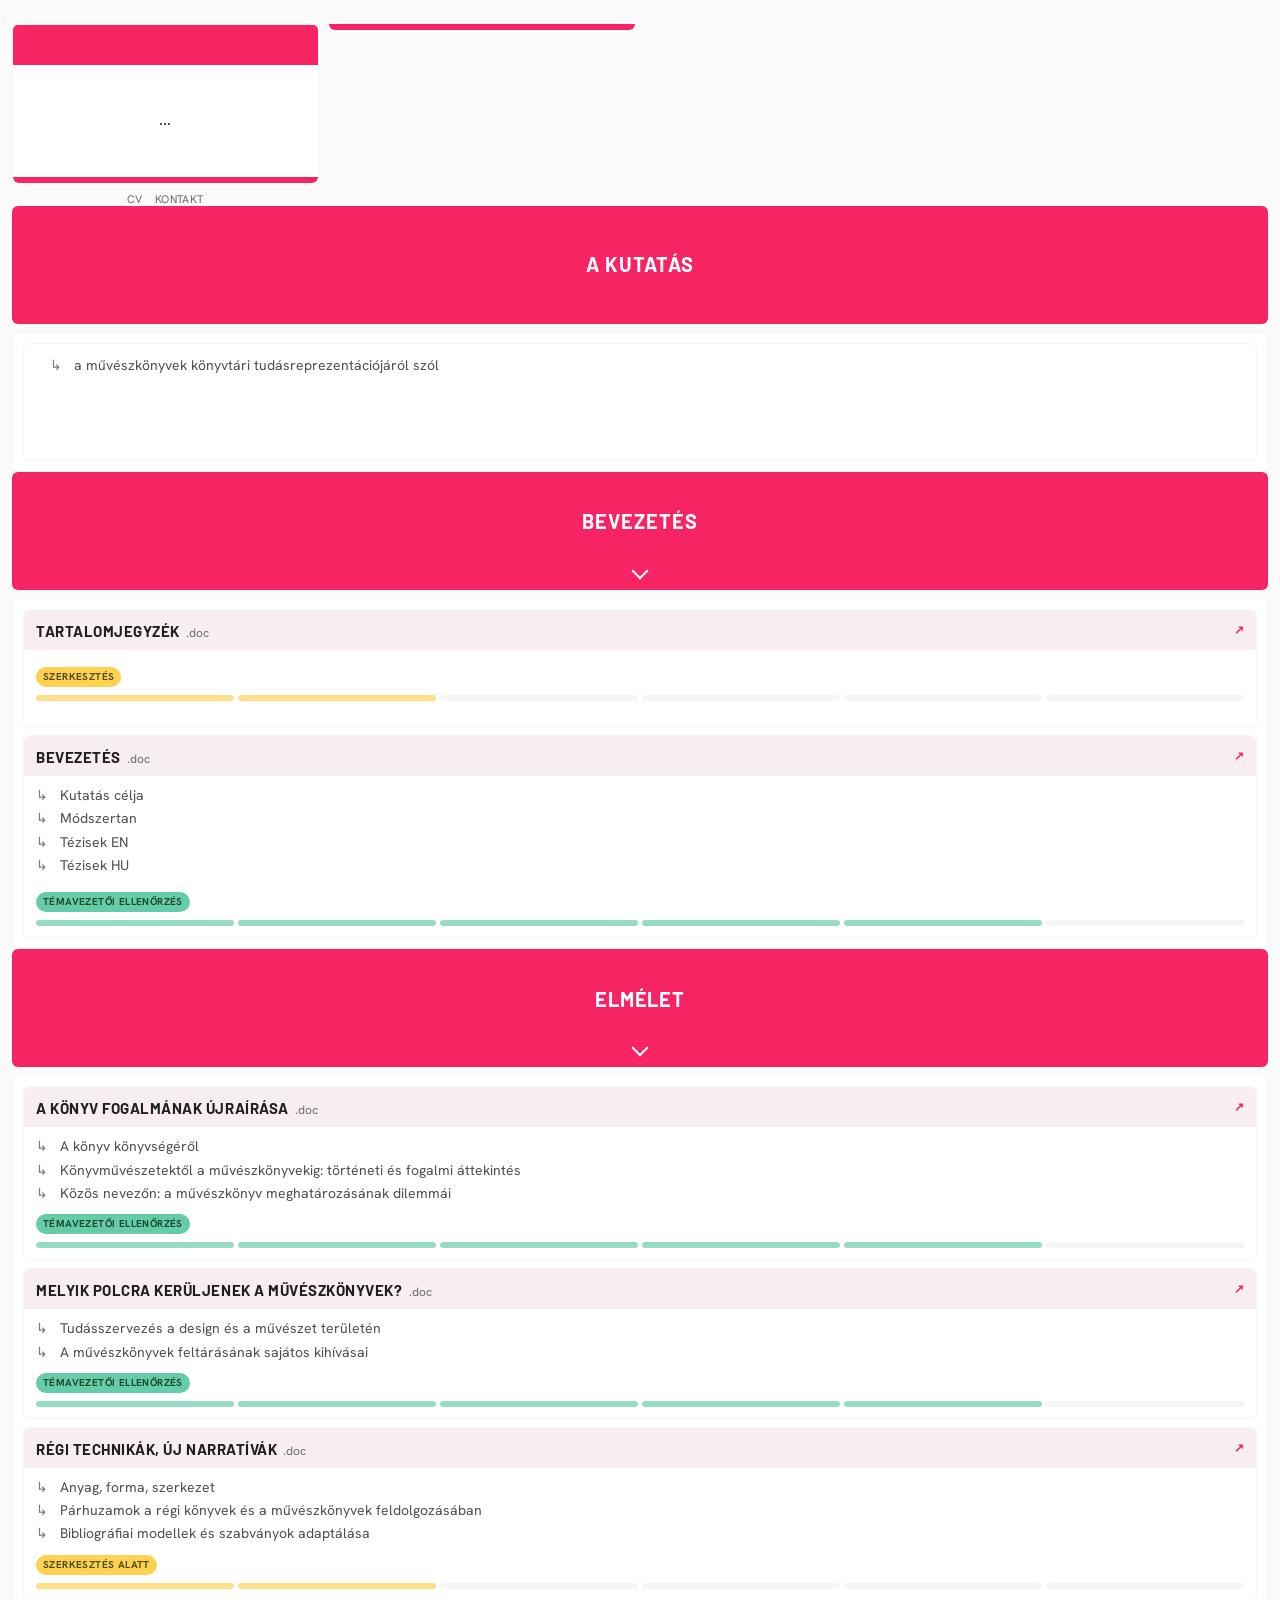
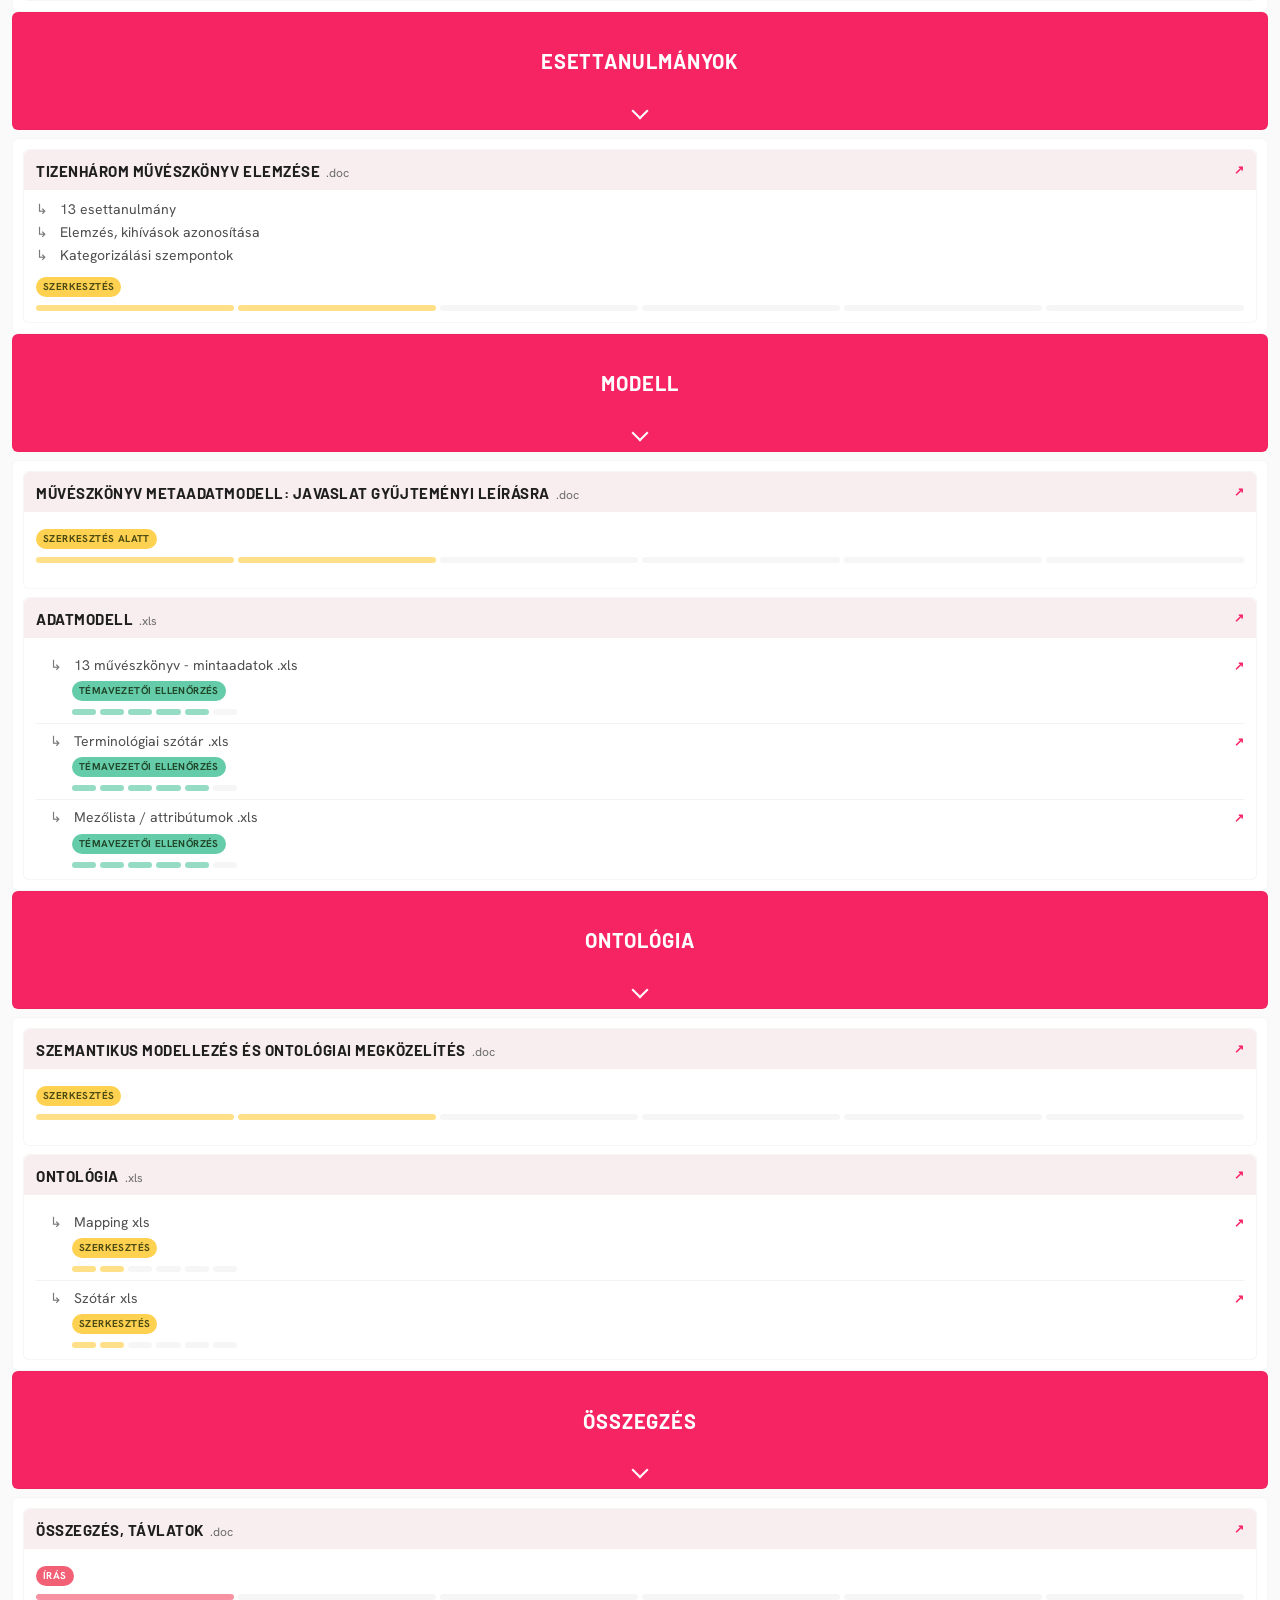
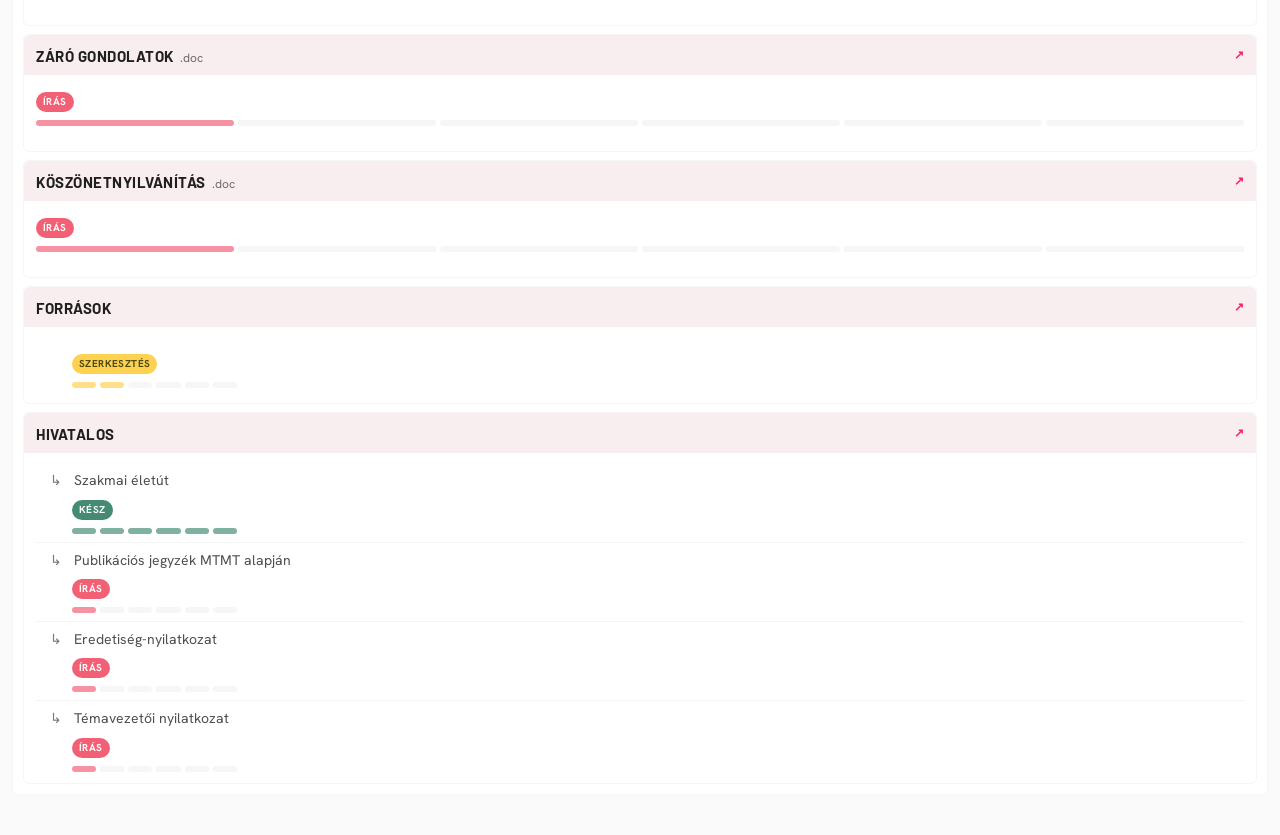
<file: index.html>
<!DOCTYPE html>
<html lang="hu">
<head>
  <meta charset="UTF-8" />
  <meta name="viewport" content="width=device-width, initial-scale=1.0" />
  <title>Doktori portfólió</title>
  <link rel="preconnect" href="https://fonts.googleapis.com">
  <link rel="preconnect" href="https://fonts.gstatic.com" crossorigin>
  <link href="https://fonts.googleapis.com/css2?family=Barlow:wght@600;700&family=Hanken+Grotesk:wght@400;500;600&display=swap" rel="stylesheet">
  <style>
    :root{
      --magenta:#f72464;
      --bg:#fafafa;
      --surface:#ffffff;
      --text:#1f1f1f;
      --muted:#6b6b6b;
      --border:rgba(0,0,0,.035);
      --line:#f3f3f3;
      --status-writing:#F26076;
      --status-editing:#FFD150;
      --status-visual:#FF9760;
      --status-sources:#FFD150;
      --status-supervisor:#65CCA9;
      --status-done:#458B73;
      --progress-empty:#f3f3f3;
      --radius:6px;
      --shadow:0 4px 10px rgba(0,0,0,.04);
      --tree:#4e4e4e;
      --soft-pink:#f8edef;
    }

    *{ box-sizing:border-box; }
    html{ scroll-behavior:smooth; }
    body{
      margin:0;
      background:var(--bg);
      color:var(--text);
      font-family:'Hanken Grotesk', Inter, Arial, Helvetica, sans-serif;
    }
    a{
      color:inherit;
      text-decoration:none;
    }

    .page{
      max-width:1780px;
      margin:0 auto;
      padding:24px 12px 40px;
    }

    .matrix{
      display:grid;
      grid-template-columns:repeat(7,minmax(185px,1fr));
      gap:10px;
      align-items:start;
    }

    .column{
      display:flex;
      flex-direction:column;
      gap:8px;
    }

    .hero-column{
      grid-column:1;
      grid-row:1;
    }

    .top-spacer{
      grid-column:2 / -1;
      grid-row:1;
      min-height:118px;
      border:0.5px solid var(--border);
      border-radius:var(--radius);
      background:#fff;
    }

    .research-column,
    .content-column{
      grid-row:2;
    }

    .hero-card{.hero-top-video{
  height:40px;
  overflow:hidden;
  background:var(--magenta);
}

.hero-top-video-el{
  display:block;
  width:100%;
  height:40px;
  object-fit:cover;
}
      display:block;
      position:relative;
      border:0.5px solid var(--border);
      border-radius:var(--radius);
      background:#fff;
      overflow:hidden;
      text-decoration:none;
      color:inherit;
      transform:none;
      box-shadow:none;
      min-height:118px;
    }

    .hero-body{
      background:#fff;
      padding:12px 12px 16px;
      min-height:112px;
      display:flex;
      flex-direction:column;
      text-align:center;
      justify-content:center;
    }

    .hero-name{
      font-family:'Hanken Grotesk', Inter, Arial, Helvetica, sans-serif;
      font-weight:700;
      font-size:19px;
      line-height:1.05;
      letter-spacing:-0.03em;
      color:#111;
      text-align:center;
      white-space:nowrap;
      margin:4px 0 13px 0;
    }

    .hero-name .phd-wrap{
      position:relative;
      display:inline-block;
      margin-left:2px;
    }

    .hero-name .phd{
      color:#bcbcbc;
    }

    .hero-name .phd-gif{
      position:absolute;
      width:16px;
      height:16px;
      object-fit:contain;
      right:-5px;
      top:-3px;
      pointer-events:none;
      opacity:.38;
    }

    .hero-links{
      display:flex;
      gap:12px;
      align-items:center;
      justify-content:center;
      flex-wrap:wrap;
      margin-top:auto;
    }

    .hero-links a{
      font-size:11px;
      color:var(--muted);
      letter-spacing:.04em;
      text-transform:uppercase;
      text-decoration:none;
    }

    .hero-links a:hover{ color:#000; }

    .hero-bottom{
      height:6px;
      background:var(--magenta);
      border-bottom-left-radius:var(--radius);
      border-bottom-right-radius:var(--radius);
    }

    .section-toggle{
      appearance:none;
      border:0.5px solid var(--border);
      background:var(--magenta);
      border-radius:var(--radius);
      padding:12px 12px 30px;
      cursor:pointer;
      transition:.15s;
      width:100%;
      position:relative;
      display:flex;
      align-items:center;
      justify-content:center;
      min-height:118px;
      text-align:center;
      box-shadow:none;
      color:#fff;
    }

    .section-toggle::after{
      content:'';
      position:absolute;
      left:50%;
      bottom:12px;
      width:10px;
      height:10px;
      border-right:2px solid #fff;
      border-bottom:2px solid #fff;
      transform:translateX(-50%) rotate(45deg);
    }

    .research-toggle{
      padding:12px;
    }

    .research-toggle::after{
      display:none;
    }

    .section-toggle:hover{ filter:brightness(.98); }

    .section-label{
      display:block;
      width:100%;
      padding:0;
      color:#fff;
      text-align:center;
      font-family:'Barlow', Arial, Helvetica, sans-serif;
      font-weight:700;
      text-transform:uppercase;
      letter-spacing:.045em;
      font-size:20px;
      line-height:.96;
      margin:0;
    }

    .panel{
      display:block;
      background:#fff;
      border:0.5px solid var(--border);
      border-radius:var(--radius);
      padding:10px;
    }

    .panel:not(.open){ display:none; }

    .card,
    .group-box{
      background:#fff;
      border:0.5px solid var(--border);
      border-radius:var(--radius);
      padding:12px 12px 11px;
      transition:.15s;
      margin-bottom:8px;
      min-height:118px;
      display:flex;
      flex-direction:column;
    }

    .card:last-child,
    .group-box:last-child{ margin-bottom:0; }
    .card:hover{ border-color:rgba(0,0,0,.08); transform:translateY(-1px); }

    .card-head{
      display:flex;
      align-items:flex-start;
      justify-content:space-between;
      gap:10px;
      margin:-12px -12px 6px;
      padding:12px 12px 10px;
      background:var(--soft-pink);
      border-top-left-radius:var(--radius);
      border-top-right-radius:var(--radius);
    }

    .title-wrap{
      display:flex;
      align-items:baseline;
      gap:6px;
      min-width:0;
      flex-wrap:nowrap;
    }

    .doc-title,
    .group-title{
      font-family:'Barlow', Arial, Helvetica, sans-serif;
      font-weight:700;
      display:block;
      font-size:15px;
      line-height:1.2;
      margin:0;
      text-transform:uppercase;
      letter-spacing:.035em;
    }

    .file-ext{
      font-size:12px;
      line-height:1;
      color:var(--muted);
      white-space:nowrap;
      flex:0 0 auto;
    }

    .linkout,
    .sheet-link .arrow{
      color:var(--magenta);
      flex:0 0 auto;
      font-weight:700;
      font-size:12px;
      line-height:1;
      margin-top:2px;
    }

    .sublist{
      display:grid;
      gap:4px;
      margin:4px 0 0;
      padding:0;
      border-top:none;
      font-size:14px;
      line-height:1.38;
    }

    .subitem,
    .line-label,
    .official-label{
      color:var(--tree);
      font-size:14px;
      line-height:1.38;
      display:grid;
      grid-template-columns:16px 1fr;
      align-items:start;
      column-gap:8px;
    }

    .subitem{ margin:0; }
    .line-label,
    .official-label{ padding-left:14px; }

    .tree-prefix{
      display:block;
      width:16px;
      opacity:.75;
    }

    .tree-text{
      display:block;
      min-width:0;
    }

    .status-wrap{
      order:3;
      margin-top:8px;
      padding-top:0;
      border-top:none;
    }

    .line-item,
    .official-item{
      padding:8px 0;
      border-bottom:1px solid var(--line);
    }

    .line-item:first-of-type,
    .official-item:first-of-type{ padding-top:0; }
    .line-item:last-child,
    .official-item:last-child{ border-bottom:0; padding-bottom:0; }

    .line-status-box,
    .official-status-box{
      margin-top:6px;
      padding-left:36px;
    }

    .status-badge{
      display:inline-flex;
      align-items:center;
      gap:0;
      font-size:10px;
      font-weight:700;
      line-height:1;
      text-transform:uppercase;
      letter-spacing:.04em;
      padding:5px 7px;
      border-radius:999px;
      color:#fff;
    }

    .status-dot{ display:none; }

    .progress{
      display:grid;
      grid-template-columns:repeat(6,1fr);
      gap:4px;
      width:100%;
      margin-top:8px;
      opacity:.68;
    }

    .line-status-box .progress,
    .official-status-box .progress{ max-width:165px; }

    .progress-step{
      height:6px;
      border-radius:3px;
      background:var(--progress-empty);
    }

    .progress-step.filled{ background:var(--fill,#000); }

    .chapter-footer{
      display:flex;
      justify-content:flex-end;
      align-items:center;
      margin-top:6px;
      font-size:11px;
      color:var(--muted);
    }

    .chapter-footer span:first-child{ display:none; }

    .chapter-percent{
      font-weight:700;
      color:var(--text);
    }

    .muted,
    .sheet-status{
      color:var(--muted);
      font-size:13px;
      line-height:1.34;
    }

    .group-title{ margin-bottom:0; }

    .group-head{
      display:flex;
      align-items:flex-start;
      justify-content:space-between;
      gap:10px;
      margin:-12px -12px 10px;
      padding:12px 12px 10px;
      background:var(--soft-pink);
      border-top-left-radius:var(--radius);
      border-top-right-radius:var(--radius);
    }

    .sheet-link{
      display:flex;
      align-items:baseline;
      justify-content:space-between;
      gap:12px;
      text-decoration:none;
      color:var(--tree);
      font-size:14px;
      line-height:1.38;
    }

    .status-writing{ background:var(--status-writing); }
    .status-editing{ background:var(--status-editing); color:#4a4a12; }
    .status-visual{ background:var(--status-visual); color:#5f2a00; }
    .status-sources{ background:var(--status-sources); color:#4a4a12; }
    .status-supervisor{ background:var(--status-supervisor); color:#21472a; }
    .status-done{ background:var(--status-done); }

    @media (max-width:1560px){
      .matrix{ grid-template-columns:repeat(4,minmax(220px,1fr)); }
      .page{ max-width:1280px; }
      .hero-column,
      .top-spacer,
      .research-column,
      .content-column{
        grid-column:auto;
        grid-row:auto;
      }
      .top-spacer{ display:none; }
    }

    @media (max-width:980px){
      .page{ padding:24px 14px 40px; }
      .matrix{ grid-template-columns:repeat(2,minmax(180px,1fr)); }
    }

    @media (max-width:560px){
      .matrix{ grid-template-columns:1fr; }
      .section-toggle{ min-height:118px; }
      .hero-card{ min-height:118px; }
      .hero-body{ min-height:90px; }
      .card{ min-height:unset; }
      .title-wrap{ flex-wrap:nowrap; }
      .file-ext{ white-space:nowrap; }
    }
  </style>
</head>
<body>
  <main class="page">
    <div class="matrix">
      <div class="column hero-column">
        <div class="hero-card">
  <div class="hero-top-video">
    <video class="hero-top-video-el" autoplay muted loop playsinline preload="auto">
      <source src="https://konyvtar.mome.hu/loadingphd.mp4" type="video/mp4">
    </video>
  </div>

  <div class="hero-body">
    ...
  </div>

  <div class="hero-bottom"></div>
</div>
            <div class="hero-links">
              <a href="https://docs.google.com/document/d/18FXVh4BCtGTkoiGdQIMt8iZiftQctT3OUiI9afmVnI0/edit?usp=drive_link" target="_blank" rel="noopener noreferrer">CV</a>
              <a href="#kontakt">Kontakt</a>
            </div>
          </div>
          <div class="hero-bottom"></div>
        </div>
      </div>

      <div class="top-spacer" aria-hidden="true"></div>

      <div class="column research-column">
        <button class="section-toggle research-toggle active" data-target="kutatas-panel"><span class="section-label">A KUTATÁS</span></button>
        <div class="panel open" id="kutatas-panel">
          <article class="group-box">
            <div class="line-item">
              <div class="line-label">↳ a művészkönyvek könyvtári tudásreprezentációjáról szól</div>
            </div>
          </article>
        </div>
      </div>

      <div class="column content-column">
        <button class="section-toggle active" data-target="bevezetes-panel"><span class="section-label">BEVEZETÉS</span></button>
        <div class="panel open" id="bevezetes-panel">
          <a class="card" href="https://docs.google.com/document/d/1F6q8F76mbulV_72u_h4EMSwgIAIQt7ZVpAQMvUgZeRE/edit?usp=drive_link" target="_blank" rel="noopener noreferrer">
            <div class="card-head">
              <div class="title-wrap"><h3 class="doc-title">TARTALOMJEGYZÉK</h3><span class="file-ext">.doc</span></div>
              <span class="linkout">↗</span>
            </div>
            <div class="status-wrap" data-status-target="tartalomjegyzek"></div>
          </a>

          <a class="card" href="https://docs.google.com/document/d/11AmnHI4KuBlvCmqBUs6-oy5JdU-uj7W-lgc-LD62dfU/edit?usp=drive_link" target="_blank" rel="noopener noreferrer">
            <div class="card-head">
              <div class="title-wrap"><h3 class="doc-title">BEVEZETÉS</h3><span class="file-ext">.doc</span></div>
              <span class="linkout">↗</span>
            </div>
            <div class="sublist" id="bevezetes-subtasks"></div>
            <div class="chapter-footer"><span>Készültségi állapot</span><span class="chapter-percent" data-percent-target="bevezetes"></span></div>
            <div class="status-wrap" data-status-target="bevezetes"></div>
          </a>
        </div>
      </div>

      <div class="column content-column">
        <button class="section-toggle active" data-target="elmelet-panel"><span class="section-label">ELMÉLET</span></button>
        <div class="panel open" id="elmelet-panel">
          <a class="card" href="https://docs.google.com/document/d/1bJntt0aP4zoG_xikmvwsJpbJOXDjO0Ckel-L0IXPWTQ/edit?usp=drive_link" target="_blank" rel="noopener noreferrer">
            <div class="card-head">
              <div class="title-wrap"><h3 class="doc-title">A KÖNYV FOGALMÁNAK ÚJRAÍRÁSA</h3><span class="file-ext">.doc</span></div>
              <span class="linkout">↗</span>
            </div>
            <div class="sublist">
              <div class="subitem">↳ A könyv könyvségéről</div>
              <div class="subitem">↳ Könyvművészetektől a művészkönyvekig: történeti és fogalmi áttekintés</div>
              <div class="subitem">↳ Közös nevezőn: a művészkönyv meghatározásának dilemmái</div>
            </div>
            <div class="status-wrap" data-status-target="konyv_fogalmanak_ujrairasa"></div>
          </a>

          <a class="card" href="https://docs.google.com/document/d/1lpZIcyKgB2-T1dI2t21etthyG7IH7nv_R7pQkzaxWWw/edit?usp=drive_link" target="_blank" rel="noopener noreferrer">
            <div class="card-head">
              <div class="title-wrap"><h3 class="doc-title">MELYIK POLCRA KERÜLJENEK A MŰVÉSZKÖNYVEK?</h3><span class="file-ext">.doc</span></div>
              <span class="linkout">↗</span>
            </div>
            <div class="sublist">
              <div class="subitem">↳ Tudásszervezés a design és a művészet területén</div>
              <div class="subitem">↳ A művészkönyvek feltárásának sajátos kihívásai</div>
            </div>
            <div class="status-wrap" data-status-target="melyik_polcra"></div>
          </a>

          <a class="card" href="https://docs.google.com/document/d/1ewg2d_bMeZrui9l-LokSImr9x5dr_qnwa6KB5zlrTnw/edit?usp=drive_link" target="_blank" rel="noopener noreferrer">
            <div class="card-head">
              <div class="title-wrap"><h3 class="doc-title">RÉGI TECHNIKÁK, ÚJ NARRATÍVÁK</h3><span class="file-ext">.doc</span></div>
              <span class="linkout">↗</span>
            </div>
            <div class="sublist">
              <div class="subitem">↳ Anyag, forma, szerkezet</div>
              <div class="subitem">↳ Párhuzamok a régi könyvek és a művészkönyvek feldolgozásában</div>
              <div class="subitem">↳ Bibliográfiai modellek és szabványok adaptálása</div>
            </div>
            <div class="status-wrap" data-status-target="regi_technikak"></div>
          </a>
        </div>
      </div>

      <div class="column content-column">
        <button class="section-toggle active" data-target="esettanulmanyok-panel"><span class="section-label">ESETTANULMÁNYOK</span></button>
        <div class="panel open" id="esettanulmanyok-panel">
          <a class="card" href="https://docs.google.com/document/d/1I-BpEzZoF8fPEL3qQZcwqxC3mCt_YoWNJdOUt81vmWs/edit?usp=drivesdk" target="_blank" rel="noopener noreferrer">
            <div class="card-head">
              <div class="title-wrap"><h3 class="doc-title">TIZENHÁROM MŰVÉSZKÖNYV ELEMZÉSE</h3><span class="file-ext">.doc</span></div>
              <span class="linkout">↗</span>
            </div>
            <div class="sublist">
              <div class="subitem">↳ 13 esettanulmány</div>
              <div class="subitem">↳ Elemzés, kihívások azonosítása</div>
              <div class="subitem">↳ Kategorizálási szempontok</div>
            </div>
            <div class="status-wrap" data-status-target="vizsgalati_szempontok"></div>
          </a>
        </div>
      </div>

      <div class="column content-column">
        <button class="section-toggle active" data-target="modell-panel"><span class="section-label">MODELL</span></button>
        <div class="panel open" id="modell-panel">
          <a class="card" href="https://docs.google.com/document/d/15rEBwdNXIpPIF0aV-otxoagjN67ogJ7wg2wsEpSvlg8/edit?usp=drive_link" target="_blank" rel="noopener noreferrer">
            <div class="card-head">
              <div class="title-wrap"><h3 class="doc-title">MŰVÉSZKÖNYV METAADATMODELL: JAVASLAT GYŰJTEMÉNYI LEÍRÁSRA</h3><span class="file-ext">.doc</span></div>
              <span class="linkout">↗</span>
            </div>
            <div class="status-wrap" data-status-target="adatmodell_javaslat"></div>
          </a>

          <article class="group-box">
            <div class="group-head">
              <div class="title-wrap"><h3 class="group-title">ADATMODELL</h3><span class="file-ext">.xls</span></div>
              <span class="linkout">↗</span>
            </div>

            <div class="line-item">
              <a class="sheet-link" href="https://docs.google.com/spreadsheets/d/1RKhpiXYJ2p-Uj8Ru4dxih3w9XGDNUey2-RhtvvWEuUg/edit?usp=drive_link" target="_blank" rel="noopener noreferrer">
                <span class="line-label">↳ 13 művészkönyv - mintaadatok .xls</span><span class="arrow">↗</span>
              </a>
              <div class="sheet-status line-status-box" data-status-line="adatmodell_struktura"></div>
            </div>

            <div class="line-item">
              <a class="sheet-link" href="https://docs.google.com/spreadsheets/d/1U0zy34q7uEbvOQ-bO1sJGNpxjH0OyYTDTQiYrNavRUQ/edit?usp=drive_link" target="_blank" rel="noopener noreferrer">
                <span class="line-label">↳ Terminológiai szótár .xls</span><span class="arrow">↗</span>
              </a>
              <div class="sheet-status line-status-box" data-status-line="terminologiai_szotar"></div>
            </div>

            <div class="line-item">
              <a class="sheet-link" href="https://docs.google.com/spreadsheets/d/1-HJLveKob13v3S-Dwkl5k8qLXWO-TlexUVVaOG8n1Fc/edit?usp=drive_link" target="_blank" rel="noopener noreferrer">
                <span class="line-label">↳ Mezőlista / attribútumok .xls</span><span class="arrow">↗</span>
              </a>
              <div class="sheet-status line-status-box" data-status-line="mezolista_attributumok"></div>
            </div>
          </article>
        </div>
      </div>

      <div class="column content-column">
        <button class="section-toggle active" data-target="ontologia-panel"><span class="section-label">ONTOLÓGIA</span></button>
        <div class="panel open" id="ontologia-panel">
          <a class="card" href="#" target="_blank" rel="noopener noreferrer">
            <div class="card-head">
              <div class="title-wrap"><h3 class="doc-title">SZEMANTIKUS MODELLEZÉS ÉS ONTOLÓGIAI MEGKÖZELÍTÉS</h3><span class="file-ext">.doc</span></div>
              <span class="linkout">↗</span>
            </div>
            <div class="status-wrap" data-status-target="ontologia_fejezet"></div>
          </a>

          <article class="group-box">
            <div class="group-head">
              <div class="title-wrap"><h3 class="group-title">ONTOLÓGIA</h3><span class="file-ext">.xls</span></div>
              <span class="linkout">↗</span>
            </div>

            <div class="line-item">
              <a class="sheet-link" href="#" target="_blank" rel="noopener noreferrer">
                <span class="line-label">↳ Mapping xls</span><span class="arrow">↗</span>
              </a>
              <div class="sheet-status line-status-box" data-status-line="ontologiai_mapping"></div>
            </div>

            <div class="line-item">
              <a class="sheet-link" href="#" target="_blank" rel="noopener noreferrer">
                <span class="line-label">↳ Szótár xls</span><span class="arrow">↗</span>
              </a>
              <div class="sheet-status line-status-box" data-status-line="szotarak_xls"></div>
            </div>
          </article>
        </div>
      </div>

      <div class="column content-column">
        <button class="section-toggle active" data-target="osszegzes-panel"><span class="section-label">ÖSSZEGZÉS</span></button>
        <div class="panel open" id="osszegzes-panel">
          <a class="card" href="#" target="_blank" rel="noopener noreferrer">
            <div class="card-head">
              <div class="title-wrap"><h3 class="doc-title">ÖSSZEGZÉS, TÁVLATOK</h3><span class="file-ext">.doc</span></div>
              <span class="linkout">↗</span>
            </div>
            <div class="status-wrap" data-status-target="osszegzes_tavlatok"></div>
          </a>

          <a class="card" href="#" target="_blank" rel="noopener noreferrer">
            <div class="card-head">
              <div class="title-wrap"><h3 class="doc-title">ZÁRÓ GONDOLATOK</h3><span class="file-ext">.doc</span></div>
              <span class="linkout">↗</span>
            </div>
            <div class="status-wrap" data-status-target="zaro_gondolatok"></div>
          </a>

          <a class="card" href="#" target="_blank" rel="noopener noreferrer">
            <div class="card-head">
              <div class="title-wrap"><h3 class="doc-title">KÖSZÖNETNYILVÁNÍTÁS</h3><span class="file-ext">.doc</span></div>
              <span class="linkout">↗</span>
            </div>
            <div class="status-wrap" data-status-target="koszonetnyilvanitas"></div>
          </a>

          <article class="group-box">
            <div class="group-head">
              <div class="title-wrap"><h3 class="group-title">FORRÁSOK</h3></div>
              <span class="linkout">↗</span>
            </div>
            <div class="line-item">
              <div class="line-status-box" data-status-line="forrasok"></div>
            </div>
          </article>

          <article class="group-box">
            <div class="group-head">
              <div class="title-wrap"><h3 class="group-title">HIVATALOS</h3></div>
              <span class="linkout">↗</span>
            </div>

            <div class="official-item">
              <div class="official-label">↳ Szakmai életút</div>
              <div class="official-status-box" data-status-line="szakmai_eletut"></div>
            </div>

            <div class="official-item">
              <div class="official-label">↳ Publikációs jegyzék MTMT alapján</div>
              <div class="official-status-box" data-status-line="publikacios_jegyzek"></div>
            </div>

            <div class="official-item">
              <div class="official-label">↳ Eredetiség-nyilatkozat</div>
              <div class="official-status-box" data-status-line="eredetisegi_nyilatkozat"></div>
            </div>

            <div class="official-item">
              <div class="official-label">↳ Témavezetői nyilatkozat</div>
              <div class="official-status-box" data-status-line="temavezeto_nyilatkozat"></div>
            </div>
          </article>
        </div>
      </div>
    </div>

    <div id="kontakt"></div>
  </main>

  <script>
    const buttons = document.querySelectorAll('.section-toggle');
    buttons.forEach(button => {
      button.addEventListener('click', () => {
        const target = document.getElementById(button.dataset.target);
        if (!target) return;
        const isOpen = target.classList.contains('open');
        target.classList.toggle('open');
        button.classList.toggle('active', !isOpen);
      });
    });

    const statusAliases = {
      'Fejezet írása': 'Írás',
      'írás': 'Írás',
      'Írás': 'Írás',
      'Szerkesztés alatt': 'Szerkesztés alatt',
      'szerkesztés alatt': 'Szerkesztés alatt',
      'Szerkesztés': 'Szerkesztés',
      'szerkesztés': 'Szerkesztés',
      'Vizualizálás / ábra': 'Vizualizálás / ábra',
      'vizualizálás / ábra': 'Vizualizálás / ábra',
      'Források ellenőrzése': 'Források ellenőrzése',
      'források ellenőrzése': 'Források ellenőrzése',
      'Témavezetői ellenőrzés': 'Témavezetői ellenőrzés',
      'témavezetői ellenőrzés': 'Témavezetői ellenőrzés',
      'Kész': 'Kész',
      'kész': 'Kész'
    };

    const statusConfig = {
      'Írás': { className:'status-writing', label:'Írás', color:'var(--status-writing)', order:1 },
      'Szerkesztés': { className:'status-editing', label:'Szerkesztés', color:'var(--status-editing)', order:2 },
      'Szerkesztés alatt': { className:'status-editing', label:'Szerkesztés alatt', color:'var(--status-editing)', order:2 },
      'Vizualizálás / ábra': { className:'status-visual', label:'Vizualizálás / ábra', color:'var(--status-visual)', order:3 },
      'Források ellenőrzése': { className:'status-sources', label:'Források ellenőrzése', color:'var(--status-sources)', order:4 },
      'Témavezetői ellenőrzés': { className:'status-supervisor', label:'Témavezetői ellenőrzés', color:'var(--status-supervisor)', order:5 },
      'Kész': { className:'status-done', label:'Kész', color:'var(--status-done)', order:6 }
    };

    const orderedStatuses = ['Írás','Szerkesztés','Vizualizálás / ábra','Források ellenőrzése','Témavezetői ellenőrzés','Kész'];

    function normalizeStatus(value) {
      return statusAliases[value] || value;
    }

    function progressMarkup(config) {
      return `
        <div class="progress">
          ${orderedStatuses.map((_, index) => `
            <span class="progress-step ${index < config.order ? 'filled' : ''}" style="--fill:${config.color}"></span>
          `).join('')}
        </div>
      `;
    }

    function badgeMarkup(config) {
      return `
        <span class="status-badge ${config.className}">
          <span class="status-dot"></span>
          ${config.label}
        </span>
      `;
    }

    function renderStatusBlock(node, value) {
      const normalized = normalizeStatus(value);
      const config = statusConfig[normalized];
      if (!node || !config) return;
      node.innerHTML = badgeMarkup(config) + progressMarkup(config);
    }

    function renderStatusLine(node, value) {
      const normalized = normalizeStatus(value);
      const config = statusConfig[normalized];
      if (!node) return;
      if (config) {
        node.innerHTML = badgeMarkup(config) + progressMarkup(config);
      } else if (normalized) {
        node.textContent = normalized;
      }
    }

    function formatTreeItems() {
      document.querySelectorAll('.subitem, .line-label, .official-label').forEach(node => {
        const raw = node.textContent.trim();
        const match = raw.match(/^(↳)\s*(.*)$/);
        if (!match) return;
        node.innerHTML = `<span class="tree-prefix">${match[1]}</span><span class="tree-text">${match[2]}</span>`;
      });
    }

    function renderBevezetesSubtasks(subtasks) {
      const container = document.getElementById('bevezetes-subtasks');
      if (!container || !Array.isArray(subtasks)) return;
      container.innerHTML = subtasks.map(item => `<div class="subitem">↳ ${item.name}</div>`).join('');
    }

    function renderPercent(key, value) {
      const node = document.querySelector(`[data-percent-target="${key}"]`);
      if (!node || typeof value === 'undefined') return;
      node.textContent = `${value}%`;
    }

    fetch('status.json')
      .then(response => response.ok ? response.json() : Promise.reject(new Error('status.json not found')))
      .then(data => {
        Object.entries(data.cards || {}).forEach(([key, value]) => {
          renderStatusBlock(document.querySelector(`[data-status-target="${key}"]`), value.status);
          if (typeof value.percent !== 'undefined') renderPercent(key, value.percent);
        });

        Object.entries(data.lines || {}).forEach(([key, value]) => {
          renderStatusLine(document.querySelector(`[data-status-line="${key}"]`), value.status);
        });

        if (data.cards?.bevezetes?.subtasks) {
          renderBevezetesSubtasks(data.cards.bevezetes.subtasks);
        }

        formatTreeItems();
      })
      .catch(() => {
        formatTreeItems();
      });
  </script>
</body>
</html>
</file>
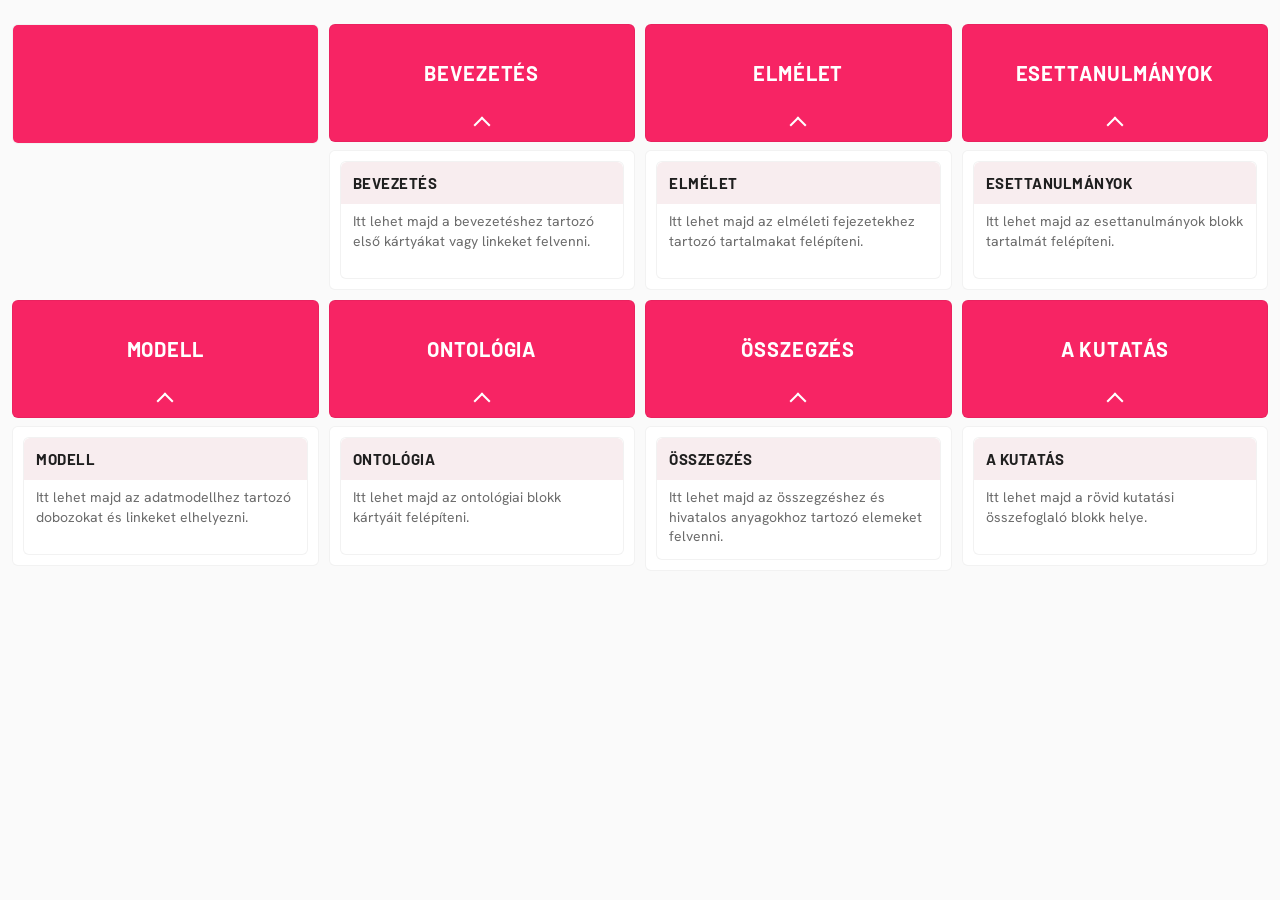
<file: menu-fresh.html>
<!DOCTYPE html>
<html lang="hu">
<head>
  <meta charset="UTF-8" />
  <meta name="viewport" content="width=device-width, initial-scale=1.0" />
  <title>Doktori portfólió – menü</title>
  <link rel="preconnect" href="https://fonts.googleapis.com">
  <link rel="preconnect" href="https://fonts.gstatic.com" crossorigin>
  <link href="https://fonts.googleapis.com/css2?family=Barlow:wght@600;700&family=Hanken+Grotesk:wght@400;500;600&display=swap" rel="stylesheet">
  <style>
    :root{
      --magenta:#f72464;
      --bg:#fafafa;
      --surface:#ffffff;
      --text:#1f1f1f;
      --muted:#6b6b6b;
      --border:rgba(0,0,0,.05);
      --radius:6px;
      --soft-pink:#f8edef;
    }

    *{box-sizing:border-box;}
    html{scroll-behavior:smooth;}
    body{
      margin:0;
      background:var(--bg);
      color:var(--text);
      font-family:'Hanken Grotesk', Inter, Arial, Helvetica, sans-serif;
    }

    a{color:inherit; text-decoration:none;}

    .page{
      max-width:1780px;
      margin:0 auto;
      padding:24px 12px 40px;
    }

    .matrix{
      display:grid;
      grid-template-columns:repeat(8,minmax(185px,1fr));
      gap:10px;
      align-items:start;
    }

    .column{
      display:flex;
      flex-direction:column;
      gap:8px;
    }

    .video-card{
      width:100%;
      min-height:118px;
      border:0.5px solid var(--border);
      border-radius:var(--radius);
      background:#fff;
      overflow:hidden;
    }

    .video-card video{
      display:block;
      width:100%;
      height:118px;
      object-fit:cover;
      background:var(--magenta);
    }

    .menu-button{
      appearance:none;
      width:100%;
      min-height:118px;
      border:0.5px solid var(--border);
      border-radius:var(--radius);
      background:var(--magenta);
      color:#fff;
      cursor:pointer;
      padding:14px 12px 32px;
      position:relative;
      display:flex;
      align-items:center;
      justify-content:center;
      text-align:center;
      box-shadow:none;
      transition:.15s;
    }

    .menu-button:hover{ filter:brightness(.98); }

    .menu-button::after{
      content:'';
      position:absolute;
      left:50%;
      bottom:12px;
      width:10px;
      height:10px;
      border-right:2px solid #fff;
      border-bottom:2px solid #fff;
      transform:translateX(-50%) rotate(45deg);
    }

    .menu-button.active::after{
      transform:translateX(-50%) rotate(-135deg);
      bottom:10px;
    }

    .menu-label{
      font-family:'Barlow', Arial, Helvetica, sans-serif;
      font-weight:700;
      text-transform:uppercase;
      letter-spacing:.045em;
      font-size:20px;
      line-height:.96;
      display:block;
      width:100%;
    }

    .panel{
      display:none;
      background:var(--surface);
      border:0.5px solid var(--border);
      border-radius:var(--radius);
      padding:10px;
    }

    .panel.open{ display:block; }

    .placeholder{
      background:#fff;
      border:0.5px solid var(--border);
      border-radius:var(--radius);
      min-height:118px;
      padding:12px;
      display:flex;
      flex-direction:column;
      justify-content:flex-start;
      gap:8px;
    }

    .placeholder-head{
      margin:-12px -12px 0;
      padding:12px;
      background:var(--soft-pink);
      border-top-left-radius:var(--radius);
      border-top-right-radius:var(--radius);
      font-family:'Barlow', Arial, Helvetica, sans-serif;
      font-weight:700;
      text-transform:uppercase;
      letter-spacing:.035em;
      font-size:15px;
      line-height:1.2;
    }

    .placeholder p{
      margin:0;
      color:var(--muted);
      font-size:14px;
      line-height:1.4;
    }

    @media (max-width:1560px){
      .matrix{ grid-template-columns:repeat(4,minmax(220px,1fr)); }
      .page{ max-width:1280px; }
    }

    @media (max-width:980px){
      .page{ padding:24px 14px 40px; }
      .matrix{ grid-template-columns:repeat(2,minmax(180px,1fr)); }
    }

    @media (max-width:560px){
      .matrix{ grid-template-columns:1fr; }
    }
  </style>
</head>
<body>
  <main class="page">
    <div class="matrix">
      <div class="column">
        <div class="video-card">
          <video autoplay muted loop playsinline preload="auto">
            <source src="./phdinprogress.mp4" type="video/mp4">
          </video>
        </div>
      </div>

      <div class="column">
        <button class="menu-button active" data-target="bevezetes-panel"><span class="menu-label">Bevezetés</span></button>
        <div class="panel open" id="bevezetes-panel">
          <div class="placeholder">
            <div class="placeholder-head">Bevezetés</div>
            <p>Itt lehet majd a bevezetéshez tartozó első kártyákat vagy linkeket felvenni.</p>
          </div>
        </div>
      </div>

      <div class="column">
        <button class="menu-button active" data-target="elmelet-panel"><span class="menu-label">Elmélet</span></button>
        <div class="panel open" id="elmelet-panel">
          <div class="placeholder">
            <div class="placeholder-head">Elmélet</div>
            <p>Itt lehet majd az elméleti fejezetekhez tartozó tartalmakat felépíteni.</p>
          </div>
        </div>
      </div>

      <div class="column">
        <button class="menu-button active" data-target="esettanulmanyok-panel"><span class="menu-label">Esettanulmányok</span></button>
        <div class="panel open" id="esettanulmanyok-panel">
          <div class="placeholder">
            <div class="placeholder-head">Esettanulmányok</div>
            <p>Itt lehet majd az esettanulmányok blokk tartalmát felépíteni.</p>
          </div>
        </div>
      </div>

      <div class="column">
        <button class="menu-button active" data-target="modell-panel"><span class="menu-label">Modell</span></button>
        <div class="panel open" id="modell-panel">
          <div class="placeholder">
            <div class="placeholder-head">Modell</div>
            <p>Itt lehet majd az adatmodellhez tartozó dobozokat és linkeket elhelyezni.</p>
          </div>
        </div>
      </div>

      <div class="column">
        <button class="menu-button active" data-target="ontologia-panel"><span class="menu-label">Ontológia</span></button>
        <div class="panel open" id="ontologia-panel">
          <div class="placeholder">
            <div class="placeholder-head">Ontológia</div>
            <p>Itt lehet majd az ontológiai blokk kártyáit felépíteni.</p>
          </div>
        </div>
      </div>

      <div class="column">
        <button class="menu-button active" data-target="osszegzes-panel"><span class="menu-label">Összegzés</span></button>
        <div class="panel open" id="osszegzes-panel">
          <div class="placeholder">
            <div class="placeholder-head">Összegzés</div>
            <p>Itt lehet majd az összegzéshez és hivatalos anyagokhoz tartozó elemeket felvenni.</p>
          </div>
        </div>
      </div>

      <div class="column">
        <button class="menu-button active" data-target="kutatas-panel"><span class="menu-label">A kutatás</span></button>
        <div class="panel open" id="kutatas-panel">
          <div class="placeholder">
            <div class="placeholder-head">A kutatás</div>
            <p>Itt lehet majd a rövid kutatási összefoglaló blokk helye.</p>
          </div>
        </div>
      </div>
    </div>
  </main>

  <script>
    document.querySelectorAll('.menu-button').forEach(button => {
      button.addEventListener('click', () => {
        const panel = document.getElementById(button.dataset.target);
        if (!panel) return;
        const open = panel.classList.contains('open');
        panel.classList.toggle('open');
        button.classList.toggle('active', !open);
      });
    });
  </script>
</body>
</html>
</file>
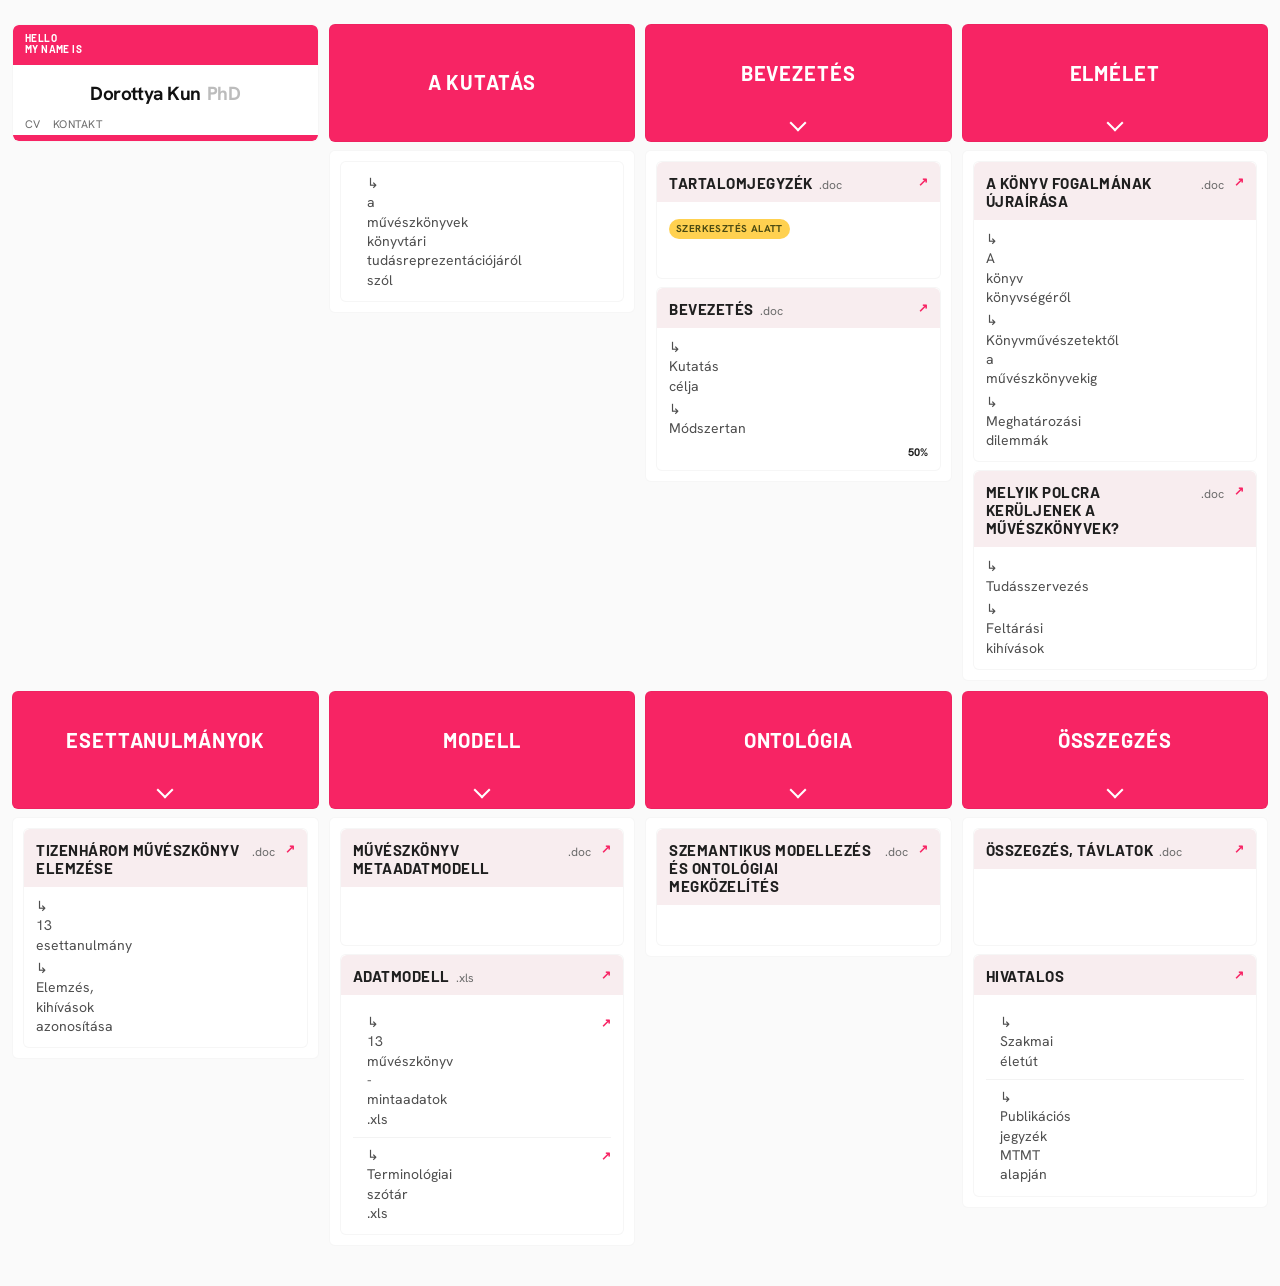
<file: preview/css-extracted.html>
<!DOCTYPE html>
<html lang="hu">
<head>
  <meta charset="UTF-8" />
  <meta name="viewport" content="width=device-width, initial-scale=1.0" />
  <title>Doktori portfólió – CSS preview</title>
  <link rel="preconnect" href="https://fonts.googleapis.com">
  <link rel="preconnect" href="https://fonts.gstatic.com" crossorigin>
  <link href="https://fonts.googleapis.com/css2?family=Barlow:wght@600;700&family=Hanken+Grotesk:wght@400;500;600&display=swap" rel="stylesheet">
  <link rel="stylesheet" href="../assets/css/portfolio.css">
</head>
<body>
  <main class="page">
    <div class="matrix">
      <div class="column hero-column">
        <div class="hero-card">
          <div class="hero-top">
            <span class="hello">HELLO</span>
            <span class="name-line">MY NAME IS</span>
          </div>
          <div class="hero-body">
            <div class="hero-name"><span>Dorottya Kun</span> <span class="phd-wrap"><span class="phd">PhD</span></span></div>
            <div class="hero-links"><a href="#">CV</a><a href="#kontakt">Kontakt</a></div>
          </div>
          <div class="hero-bottom"></div>
        </div>
      </div>

      <div class="top-spacer" aria-hidden="true"></div>

      <div class="column research-column">
        <button class="section-toggle research-toggle active" data-target="kutatas-panel"><span class="section-label">A KUTATÁS</span></button>
        <div class="panel open" id="kutatas-panel">
          <article class="group-box">
            <div class="line-item"><div class="line-label">↳ a művészkönyvek könyvtári tudásreprezentációjáról szól</div></div>
          </article>
        </div>
      </div>

      <div class="column content-column">
        <button class="section-toggle active" data-target="bevezetes-panel"><span class="section-label">BEVEZETÉS</span></button>
        <div class="panel open" id="bevezetes-panel">
          <a class="card" href="#">
            <div class="card-head"><div class="title-wrap"><h3 class="doc-title">TARTALOMJEGYZÉK</h3><span class="file-ext">.doc</span></div><span class="linkout">↗</span></div>
            <div class="status-wrap"><span class="status-badge status-editing">Szerkesztés alatt</span></div>
          </a>
          <a class="card" href="#">
            <div class="card-head"><div class="title-wrap"><h3 class="doc-title">BEVEZETÉS</h3><span class="file-ext">.doc</span></div><span class="linkout">↗</span></div>
            <div class="sublist"><div class="subitem">↳ Kutatás célja</div><div class="subitem">↳ Módszertan</div></div>
            <div class="chapter-footer"><span>Készültségi állapot</span><span class="chapter-percent">50%</span></div>
          </a>
        </div>
      </div>

      <div class="column content-column">
        <button class="section-toggle active" data-target="elmelet-panel"><span class="section-label">ELMÉLET</span></button>
        <div class="panel open" id="elmelet-panel">
          <a class="card" href="#">
            <div class="card-head"><div class="title-wrap"><h3 class="doc-title">A KÖNYV FOGALMÁNAK ÚJRAÍRÁSA</h3><span class="file-ext">.doc</span></div><span class="linkout">↗</span></div>
            <div class="sublist"><div class="subitem">↳ A könyv könyvségéről</div><div class="subitem">↳ Könyvművészetektől a művészkönyvekig</div><div class="subitem">↳ Meghatározási dilemmák</div></div>
          </a>
          <a class="card" href="#">
            <div class="card-head"><div class="title-wrap"><h3 class="doc-title">MELYIK POLCRA KERÜLJENEK A MŰVÉSZKÖNYVEK?</h3><span class="file-ext">.doc</span></div><span class="linkout">↗</span></div>
            <div class="sublist"><div class="subitem">↳ Tudásszervezés</div><div class="subitem">↳ Feltárási kihívások</div></div>
          </a>
        </div>
      </div>

      <div class="column content-column">
        <button class="section-toggle active" data-target="esettanulmanyok-panel"><span class="section-label">ESETTANULMÁNYOK</span></button>
        <div class="panel open" id="esettanulmanyok-panel">
          <a class="card" href="#">
            <div class="card-head"><div class="title-wrap"><h3 class="doc-title">TIZENHÁROM MŰVÉSZKÖNYV ELEMZÉSE</h3><span class="file-ext">.doc</span></div><span class="linkout">↗</span></div>
            <div class="sublist"><div class="subitem">↳ 13 esettanulmány</div><div class="subitem">↳ Elemzés, kihívások azonosítása</div></div>
          </a>
        </div>
      </div>

      <div class="column content-column">
        <button class="section-toggle active" data-target="modell-panel"><span class="section-label">MODELL</span></button>
        <div class="panel open" id="modell-panel">
          <a class="card" href="#">
            <div class="card-head"><div class="title-wrap"><h3 class="doc-title">MŰVÉSZKÖNYV METAADATMODELL</h3><span class="file-ext">.doc</span></div><span class="linkout">↗</span></div>
          </a>
          <article class="group-box">
            <div class="group-head"><div class="title-wrap"><h3 class="group-title">ADATMODELL</h3><span class="file-ext">.xls</span></div><span class="linkout">↗</span></div>
            <div class="line-item"><a class="sheet-link" href="#"><span class="line-label">↳ 13 művészkönyv - mintaadatok .xls</span><span class="arrow">↗</span></a></div>
            <div class="line-item"><a class="sheet-link" href="#"><span class="line-label">↳ Terminológiai szótár .xls</span><span class="arrow">↗</span></a></div>
          </article>
        </div>
      </div>

      <div class="column content-column">
        <button class="section-toggle active" data-target="ontologia-panel"><span class="section-label">ONTOLÓGIA</span></button>
        <div class="panel open" id="ontologia-panel">
          <a class="card" href="#"><div class="card-head"><div class="title-wrap"><h3 class="doc-title">SZEMANTIKUS MODELLEZÉS ÉS ONTOLÓGIAI MEGKÖZELÍTÉS</h3><span class="file-ext">.doc</span></div><span class="linkout">↗</span></div></a>
        </div>
      </div>

      <div class="column content-column">
        <button class="section-toggle active" data-target="osszegzes-panel"><span class="section-label">ÖSSZEGZÉS</span></button>
        <div class="panel open" id="osszegzes-panel">
          <a class="card" href="#"><div class="card-head"><div class="title-wrap"><h3 class="doc-title">ÖSSZEGZÉS, TÁVLATOK</h3><span class="file-ext">.doc</span></div><span class="linkout">↗</span></div></a>
          <article class="group-box"><div class="group-head"><div class="title-wrap"><h3 class="group-title">HIVATALOS</h3></div><span class="linkout">↗</span></div><div class="official-item"><div class="official-label">↳ Szakmai életút</div></div><div class="official-item"><div class="official-label">↳ Publikációs jegyzék MTMT alapján</div></div></article>
        </div>
      </div>
    </div>
    <div id="kontakt"></div>
  </main>

  <script>
    document.querySelectorAll('.section-toggle').forEach(button => {
      button.addEventListener('click', () => {
        const target = document.getElementById(button.dataset.target);
        if (!target) return;
        target.classList.toggle('open');
        button.classList.toggle('active');
      });
    });
  </script>
</body>
</html>
</file>
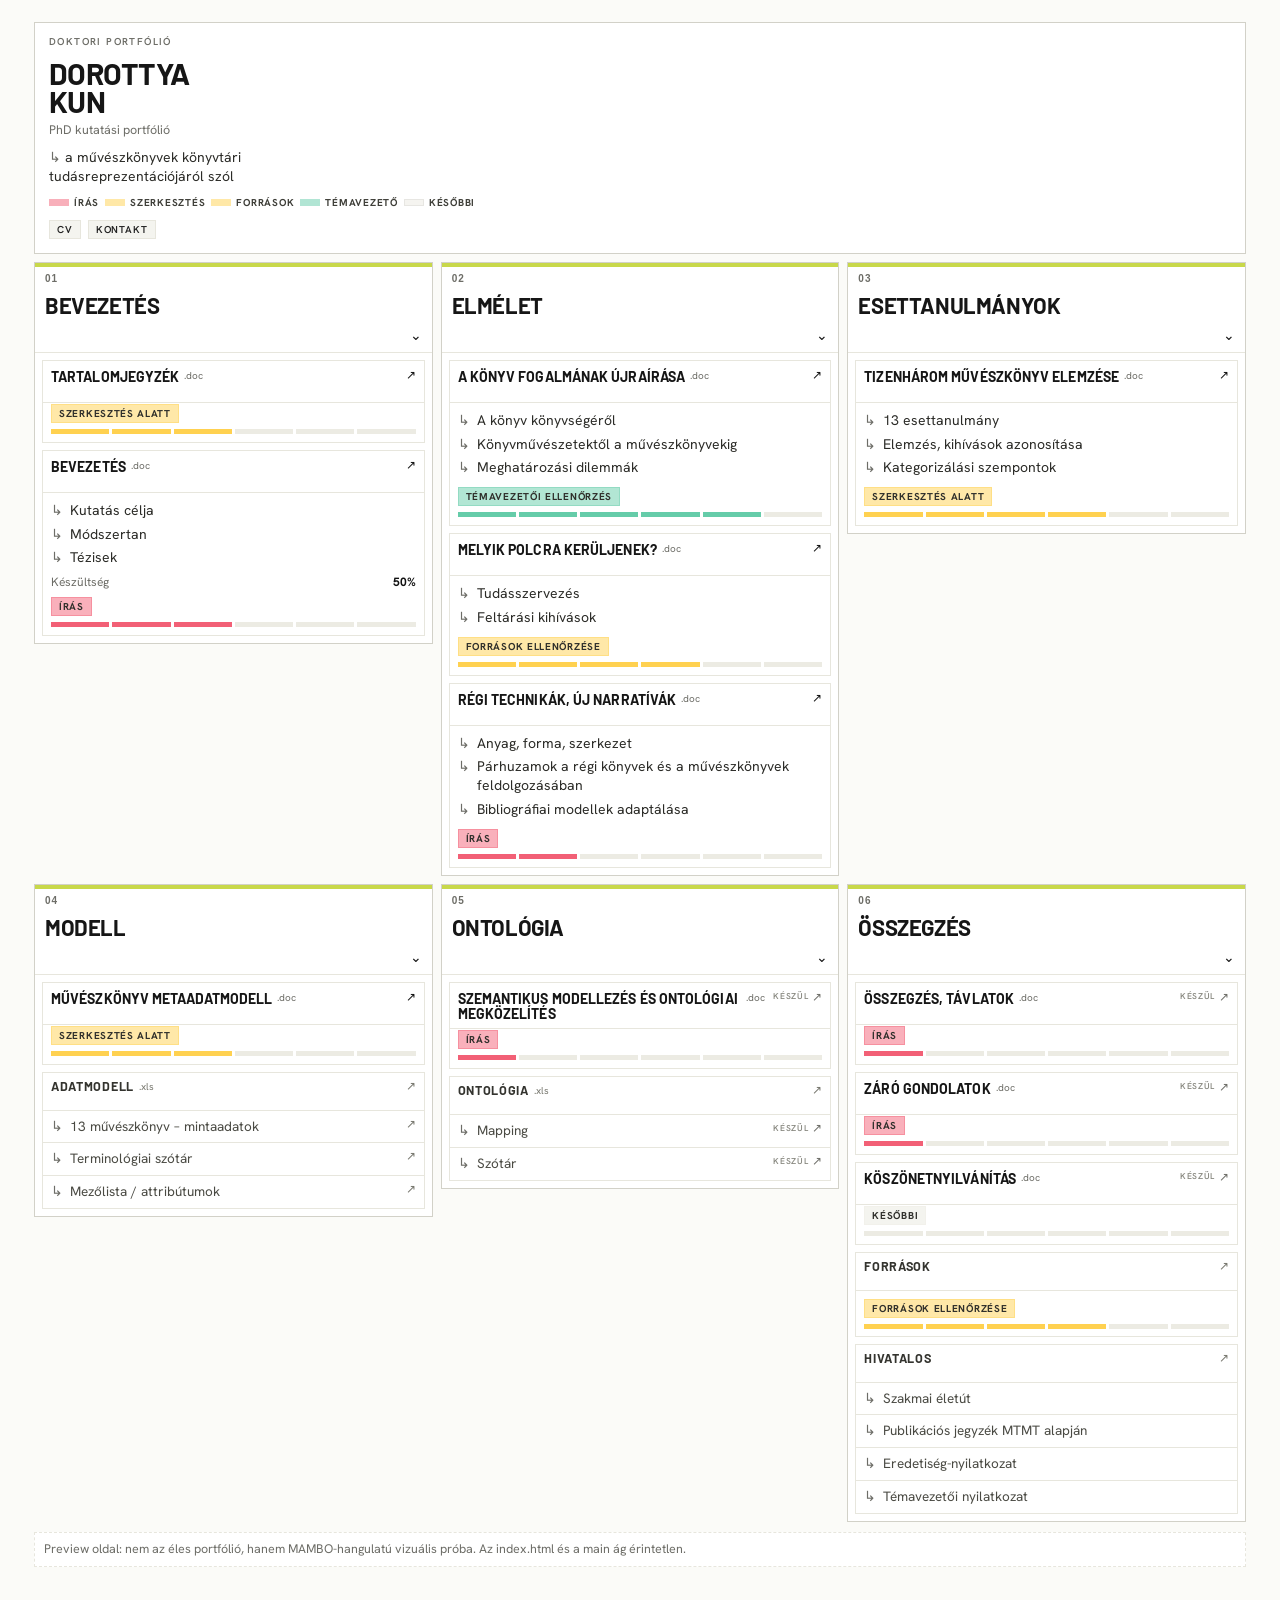
<file: preview/mambo-portfolio.html>
<!DOCTYPE html>
<html lang="hu">
<head>
  <meta charset="UTF-8" />
  <meta name="viewport" content="width=device-width, initial-scale=1.0" />
  <title>Doktori portfólió – MAMBO preview</title>
  <link rel="preconnect" href="https://fonts.googleapis.com">
  <link rel="preconnect" href="https://fonts.gstatic.com" crossorigin>
  <link href="https://fonts.googleapis.com/css2?family=Barlow:wght@600;700&family=Hanken+Grotesk:wght@400;500;600&display=swap" rel="stylesheet">
  <link rel="stylesheet" href="../assets/css/portfolio-mambo-preview.css">
</head>
<body>
  <main class="page">
    <header class="portfolio-header compact-header">
      <section class="identity-panel">
        <p class="eyebrow">Doktori portfólió</p>
        <h1 class="identity-name">Dorottya<br>Kun</h1>
        <span class="identity-degree">PhD kutatási portfólió</span>
        <p class="identity-research">a művészkönyvek könyvtári tudásreprezentációjáról szól</p>
        <div class="status-legend" aria-label="Státuszmagyarázat"><span class="legend-item status-writing">Írás</span><span class="legend-item status-editing">Szerkesztés</span><span class="legend-item status-sources">Források</span><span class="legend-item status-supervisor">Témavezető</span><span class="legend-item status-later">Későbbi</span></div>
        <nav class="hero-links"><a href="https://docs.google.com/document/d/18FXVh4BCtGTkoiGdQIMt8iZiftQctT3OUiI9afmVnI0/edit?usp=drive_link" target="_blank" rel="noopener noreferrer">CV</a><a href="#kontakt">Kontakt</a></nav>
      </section>
    </header>

    <div class="matrix">
      <section class="column section-block">
        <button class="section-toggle active" data-target="bevezetes-panel"><span class="section-index">01</span><span class="section-label">Bevezetés</span><span class="section-arrow">⌄</span></button>
        <div class="panel open" id="bevezetes-panel">
          <a class="card" href="https://docs.google.com/document/d/1F6q8F76mbulV_72u_h4EMSwgIAIQt7ZVpAQMvUgZeRE/edit?usp=drive_link" target="_blank" rel="noopener noreferrer"><div class="card-head"><div class="title-wrap"><h3 class="doc-title">Tartalomjegyzék</h3><span class="file-ext">.doc</span></div><span class="linkout">↗</span></div><div class="status-wrap status-editing"><span class="status-badge">Szerkesztés alatt</span><div class="progress"><span class="progress-step filled"></span><span class="progress-step filled"></span><span class="progress-step filled"></span><span class="progress-step"></span><span class="progress-step"></span><span class="progress-step"></span></div></div></a>
          <a class="card" href="https://docs.google.com/document/d/11AmnHI4KuBlvCmqBUs6-oy5JdU-uj7W-lgc-LD62dfU/edit?usp=drive_link" target="_blank" rel="noopener noreferrer"><div class="card-head"><div class="title-wrap"><h3 class="doc-title">Bevezetés</h3><span class="file-ext">.doc</span></div><span class="linkout">↗</span></div><div class="sublist"><div class="subitem"><span>Kutatás célja</span></div><div class="subitem"><span>Módszertan</span></div><div class="subitem"><span>Tézisek</span></div></div><div class="chapter-footer"><span>Készültség</span><span class="chapter-percent">50%</span></div><div class="status-wrap status-writing"><span class="status-badge">Írás</span><div class="progress"><span class="progress-step filled"></span><span class="progress-step filled"></span><span class="progress-step filled"></span><span class="progress-step"></span><span class="progress-step"></span><span class="progress-step"></span></div></div></a>
        </div>
      </section>

      <section class="column section-block">
        <button class="section-toggle active" data-target="elmelet-panel"><span class="section-index">02</span><span class="section-label">Elmélet</span><span class="section-arrow">⌄</span></button>
        <div class="panel open" id="elmelet-panel">
          <a class="card" href="https://docs.google.com/document/d/1bJntt0aP4zoG_xikmvwsJpbJOXDjO0Ckel-L0IXPWTQ/edit?usp=drive_link" target="_blank" rel="noopener noreferrer"><div class="card-head"><div class="title-wrap"><h3 class="doc-title">A könyv fogalmának újraírása</h3><span class="file-ext">.doc</span></div><span class="linkout">↗</span></div><div class="sublist"><div class="subitem"><span>A könyv könyvségéről</span></div><div class="subitem"><span>Könyvművészetektől a művészkönyvekig</span></div><div class="subitem"><span>Meghatározási dilemmák</span></div></div><div class="status-wrap status-supervisor"><span class="status-badge">Témavezetői ellenőrzés</span><div class="progress"><span class="progress-step filled"></span><span class="progress-step filled"></span><span class="progress-step filled"></span><span class="progress-step filled"></span><span class="progress-step filled"></span><span class="progress-step"></span></div></div></a>
          <a class="card" href="https://docs.google.com/document/d/1lpZIcyKgB2-T1dI2t21etthyG7IH7nv_R7pQkzaxWWw/edit?usp=drive_link" target="_blank" rel="noopener noreferrer"><div class="card-head"><div class="title-wrap"><h3 class="doc-title">Melyik polcra kerüljenek?</h3><span class="file-ext">.doc</span></div><span class="linkout">↗</span></div><div class="sublist"><div class="subitem"><span>Tudásszervezés</span></div><div class="subitem"><span>Feltárási kihívások</span></div></div><div class="status-wrap status-sources"><span class="status-badge">Források ellenőrzése</span><div class="progress"><span class="progress-step filled"></span><span class="progress-step filled"></span><span class="progress-step filled"></span><span class="progress-step filled"></span><span class="progress-step"></span><span class="progress-step"></span></div></div></a>
          <a class="card" href="https://docs.google.com/document/d/1ewg2d_bMeZrui9l-LokSImr9x5dr_qnwa6KB5zlrTnw/edit?usp=drive_link" target="_blank" rel="noopener noreferrer"><div class="card-head"><div class="title-wrap"><h3 class="doc-title">Régi technikák, új narratívák</h3><span class="file-ext">.doc</span></div><span class="linkout">↗</span></div><div class="sublist"><div class="subitem"><span>Anyag, forma, szerkezet</span></div><div class="subitem"><span>Párhuzamok a régi könyvek és a művészkönyvek feldolgozásában</span></div><div class="subitem"><span>Bibliográfiai modellek adaptálása</span></div></div><div class="status-wrap status-writing"><span class="status-badge">Írás</span><div class="progress"><span class="progress-step filled"></span><span class="progress-step filled"></span><span class="progress-step"></span><span class="progress-step"></span><span class="progress-step"></span><span class="progress-step"></span></div></div></a>
        </div>
      </section>

      <section class="column section-block">
        <button class="section-toggle active" data-target="esettanulmanyok-panel"><span class="section-index">03</span><span class="section-label">Esettanulmányok</span><span class="section-arrow">⌄</span></button>
        <div class="panel open" id="esettanulmanyok-panel">
          <a class="card" href="https://docs.google.com/document/d/1I-BpEzZoF8fPEL3qQZcwqxC3mCt_YoWNJdOUt81vmWs/edit?usp=drivesdk" target="_blank" rel="noopener noreferrer"><div class="card-head"><div class="title-wrap"><h3 class="doc-title">Tizenhárom művészkönyv elemzése</h3><span class="file-ext">.doc</span></div><span class="linkout">↗</span></div><div class="sublist"><div class="subitem"><span>13 esettanulmány</span></div><div class="subitem"><span>Elemzés, kihívások azonosítása</span></div><div class="subitem"><span>Kategorizálási szempontok</span></div></div><div class="status-wrap status-editing"><span class="status-badge">Szerkesztés alatt</span><div class="progress"><span class="progress-step filled"></span><span class="progress-step filled"></span><span class="progress-step filled"></span><span class="progress-step filled"></span><span class="progress-step"></span><span class="progress-step"></span></div></div></a>
        </div>
      </section>

      <section class="column section-block">
        <button class="section-toggle active" data-target="modell-panel"><span class="section-index">04</span><span class="section-label">Modell</span><span class="section-arrow">⌄</span></button>
        <div class="panel open" id="modell-panel">
          <a class="card" href="https://docs.google.com/document/d/15rEBwdNXIpPIF0aV-otxoagjN67ogJ7wg2wsEpSvlg8/edit?usp=drive_link" target="_blank" rel="noopener noreferrer"><div class="card-head"><div class="title-wrap"><h3 class="doc-title">Művészkönyv metaadatmodell</h3><span class="file-ext">.doc</span></div><span class="linkout">↗</span></div><div class="status-wrap status-editing"><span class="status-badge">Szerkesztés alatt</span><div class="progress"><span class="progress-step filled"></span><span class="progress-step filled"></span><span class="progress-step filled"></span><span class="progress-step"></span><span class="progress-step"></span><span class="progress-step"></span></div></div></a>
          <article class="group-box"><div class="group-head"><div class="title-wrap"><h3 class="group-title">Adatmodell</h3><span class="file-ext">.xls</span></div><span class="linkout">↗</span></div><div class="line-item"><a class="sheet-link" href="https://docs.google.com/spreadsheets/d/1RKhpiXYJ2p-Uj8Ru4dxih3w9XGDNUey2-RhtvvWEuUg/edit?usp=drive_link" target="_blank" rel="noopener noreferrer"><span class="line-label"><span>13 művészkönyv – mintaadatok</span></span><span class="arrow">↗</span></a></div><div class="line-item"><a class="sheet-link" href="https://docs.google.com/spreadsheets/d/1U0zy34q7uEbvOQ-bO1sJGNpxjH0OyYTDTQiYrNavRUQ/edit?usp=drive_link" target="_blank" rel="noopener noreferrer"><span class="line-label"><span>Terminológiai szótár</span></span><span class="arrow">↗</span></a></div><div class="line-item"><a class="sheet-link" href="https://docs.google.com/spreadsheets/d/1-HJLveKob13v3S-Dwkl5k8qLXWO-TlexUVVaOG8n1Fc/edit?usp=drive_link" target="_blank" rel="noopener noreferrer"><span class="line-label"><span>Mezőlista / attribútumok</span></span><span class="arrow">↗</span></a></div></article>
        </div>
      </section>

      <section class="column section-block">
        <button class="section-toggle active" data-target="ontologia-panel"><span class="section-index">05</span><span class="section-label">Ontológia</span><span class="section-arrow">⌄</span></button>
        <div class="panel open" id="ontologia-panel">
          <a class="card" href="#"><div class="card-head"><div class="title-wrap"><h3 class="doc-title">Szemantikus modellezés és ontológiai megközelítés</h3><span class="file-ext">.doc</span></div><span class="linkout">↗</span></div><div class="status-wrap status-writing"><span class="status-badge">Írás</span><div class="progress"><span class="progress-step filled"></span><span class="progress-step"></span><span class="progress-step"></span><span class="progress-step"></span><span class="progress-step"></span><span class="progress-step"></span></div></div></a>
          <article class="group-box"><div class="group-head"><div class="title-wrap"><h3 class="group-title">Ontológia</h3><span class="file-ext">.xls</span></div><span class="linkout">↗</span></div><div class="line-item"><a class="sheet-link" href="#"><span class="line-label"><span>Mapping</span></span><span class="arrow">↗</span></a></div><div class="line-item"><a class="sheet-link" href="#"><span class="line-label"><span>Szótár</span></span><span class="arrow">↗</span></a></div></article>
        </div>
      </section>

      <section class="column section-block">
        <button class="section-toggle active" data-target="osszegzes-panel"><span class="section-index">06</span><span class="section-label">Összegzés</span><span class="section-arrow">⌄</span></button>
        <div class="panel open" id="osszegzes-panel">
          <a class="card" href="#"><div class="card-head"><div class="title-wrap"><h3 class="doc-title">Összegzés, távlatok</h3><span class="file-ext">.doc</span></div><span class="linkout">↗</span></div><div class="status-wrap status-writing"><span class="status-badge">Írás</span><div class="progress"><span class="progress-step filled"></span><span class="progress-step"></span><span class="progress-step"></span><span class="progress-step"></span><span class="progress-step"></span><span class="progress-step"></span></div></div></a>
          <a class="card" href="#"><div class="card-head"><div class="title-wrap"><h3 class="doc-title">Záró gondolatok</h3><span class="file-ext">.doc</span></div><span class="linkout">↗</span></div><div class="status-wrap status-writing"><span class="status-badge">Írás</span><div class="progress"><span class="progress-step filled"></span><span class="progress-step"></span><span class="progress-step"></span><span class="progress-step"></span><span class="progress-step"></span><span class="progress-step"></span></div></div></a>
          <a class="card" href="#"><div class="card-head"><div class="title-wrap"><h3 class="doc-title">Köszönetnyilvánítás</h3><span class="file-ext">.doc</span></div><span class="linkout">↗</span></div><div class="status-wrap status-later"><span class="status-badge">Későbbi</span><div class="progress"><span class="progress-step"></span><span class="progress-step"></span><span class="progress-step"></span><span class="progress-step"></span><span class="progress-step"></span><span class="progress-step"></span></div></div></a>
          <article class="group-box"><div class="group-head"><div class="title-wrap"><h3 class="group-title">Források</h3></div><span class="linkout">↗</span></div><div class="line-item status-sources"><span class="status-badge">Források ellenőrzése</span><div class="progress"><span class="progress-step filled"></span><span class="progress-step filled"></span><span class="progress-step filled"></span><span class="progress-step filled"></span><span class="progress-step"></span><span class="progress-step"></span></div></div></article>
          <article class="group-box"><div class="group-head"><div class="title-wrap"><h3 class="group-title">Hivatalos</h3></div><span class="linkout">↗</span></div><div class="official-item"><div class="official-label"><span>Szakmai életút</span></div></div><div class="official-item"><div class="official-label"><span>Publikációs jegyzék MTMT alapján</span></div></div><div class="official-item"><div class="official-label"><span>Eredetiség-nyilatkozat</span></div></div><div class="official-item"><div class="official-label"><span>Témavezetői nyilatkozat</span></div></div></article>
        </div>
      </section>
    </div>

    <p class="preview-note">Preview oldal: nem az éles portfólió, hanem MAMBO-hangulatú vizuális próba. Az index.html és a main ág érintetlen.</p>
  </main>

  <script>
    document.querySelectorAll('.section-toggle').forEach(button => {
      button.addEventListener('click', () => {
        const target = document.getElementById(button.dataset.target);
        if (!target) return;
        target.classList.toggle('open');
        button.classList.toggle('active');
      });
    });

    document.querySelectorAll('a[href="#"]').forEach(link => {
      link.addEventListener('click', event => event.preventDefault());
    });
  </script>
</body>
</html>
</file>
<file: assets/css/portfolio.css>
:root{
  --magenta:#f72464;
  --bg:#fafafa;
  --surface:#ffffff;
  --text:#1f1f1f;
  --muted:#6b6b6b;
  --border:rgba(0,0,0,.035);
  --line:#f3f3f3;
  --status-writing:#F26076;
  --status-editing:#FFD150;
  --status-visual:#FF9760;
  --status-sources:#FFD150;
  --status-supervisor:#65CCA9;
  --status-done:#458B73;
  --progress-empty:#f3f3f3;
  --radius:6px;
  --shadow:0 4px 10px rgba(0,0,0,.04);
  --tree:#4e4e4e;
  --soft-pink:#f8edef;
}

*{ box-sizing:border-box; }
html{ scroll-behavior:smooth; }
body{
  margin:0;
  background:var(--bg);
  color:var(--text);
  font-family:'Hanken Grotesk', Inter, Arial, Helvetica, sans-serif;
}
a{
  color:inherit;
  text-decoration:none;
}

.page{
  max-width:1780px;
  margin:0 auto;
  padding:24px 12px 40px;
}

.matrix{
  display:grid;
  grid-template-columns:repeat(7,minmax(185px,1fr));
  gap:10px;
  align-items:start;
}

.column{
  display:flex;
  flex-direction:column;
  gap:8px;
}

.hero-column{
  grid-column:1;
  grid-row:1;
}

.top-spacer{
  grid-column:2 / -1;
  grid-row:1;
  min-height:118px;
  border:0.5px solid var(--border);
  border-radius:var(--radius);
  background:#fff;
}

.research-column,
.content-column{
  grid-row:2;
}

.hero-card{
  display:block;
  position:relative;
  border:0.5px solid var(--border);
  border-radius:var(--radius);
  background:#fff;
  overflow:hidden;
  text-decoration:none;
  color:inherit;
  transform:none;
  box-shadow:none;
  height:118px;
}

.hero-top{
  background:var(--magenta);
  color:#fff;
  padding:8px 12px;
  height:40px;
  border-top-left-radius:var(--radius);
  border-top-right-radius:var(--radius);
}

.hero-top .hello,
.hero-top .name-line{
  display:block;
  font-family:'Barlow', Arial, Helvetica, sans-serif;
  font-weight:700;
  text-transform:uppercase;
  letter-spacing:.04em;
  font-size:10px;
  line-height:1.05;
}

.hero-body{
  background:#fff;
  padding:10px 12px 16px;
  height:calc(100% - 46px);
  display:flex;
  flex-direction:column;
  text-align:center;
}

.hero-name{
  font-family:'Hanken Grotesk', Inter, Arial, Helvetica, sans-serif;
  font-weight:700;
  font-size:19px;
  line-height:1.05;
  letter-spacing:-0.03em;
  color:#111;
  text-align:center;
  white-space:nowrap;
  margin:9px 0 13px 0;
}

.hero-name .phd-wrap{
  position:relative;
  display:inline-block;
  margin-left:2px;
}

.hero-name .phd{
  color:#bcbcbc;
}

.hero-name .phd-gif{
  position:absolute;
  width:16px;
  height:16px;
  object-fit:contain;
  right:-5px;
  top:-3px;
  pointer-events:none;
  opacity:.38;
}

.hero-links{
  display:flex;
  gap:12px;
  align-items:center;
  flex-wrap:wrap;
  margin-top:auto;
}

.hero-links a{
  font-size:11px;
  color:var(--muted);
  letter-spacing:.04em;
  text-transform:uppercase;
  text-decoration:none;
}

.hero-links a:hover{ color:#000; }

.hero-bottom{
  height:6px;
  background:var(--magenta);
  border-bottom-left-radius:var(--radius);
  border-bottom-right-radius:var(--radius);
}

.section-toggle{
  appearance:none;
  border:0.5px solid var(--border);
  background:var(--magenta);
  border-radius:var(--radius);
  padding:12px 12px 30px;
  cursor:pointer;
  transition:.15s;
  width:100%;
  position:relative;
  display:flex;
  align-items:center;
  justify-content:center;
  min-height:118px;
  text-align:center;
  box-shadow:none;
  color:#fff;
}

.section-toggle::after{
  content:'';
  position:absolute;
  left:50%;
  bottom:12px;
  width:10px;
  height:10px;
  border-right:2px solid #fff;
  border-bottom:2px solid #fff;
  transform:translateX(-50%) rotate(45deg);
}

.research-toggle{
  padding:12px;
}

.research-toggle::after{
  display:none;
}

.section-toggle:hover{ filter:brightness(.98); }

.section-label{
  display:block;
  width:100%;
  padding:0;
  color:#fff;
  text-align:center;
  font-family:'Barlow', Arial, Helvetica, sans-serif;
  font-weight:700;
  text-transform:uppercase;
  letter-spacing:.045em;
  font-size:20px;
  line-height:.96;
  margin:0;
}

.panel{
  display:block;
  background:#fff;
  border:0.5px solid var(--border);
  border-radius:var(--radius);
  padding:10px;
}

.panel:not(.open){ display:none; }

.card,
.group-box{
  background:#fff;
  border:0.5px solid var(--border);
  border-radius:var(--radius);
  padding:12px 12px 11px;
  transition:.15s;
  margin-bottom:8px;
  min-height:118px;
  display:flex;
  flex-direction:column;
}

.card:last-child,
.group-box:last-child{ margin-bottom:0; }
.card:hover{ border-color:rgba(0,0,0,.08); transform:translateY(-1px); }

.card-head{
  display:flex;
  align-items:flex-start;
  justify-content:space-between;
  gap:10px;
  margin:-12px -12px 6px;
  padding:12px 12px 10px;
  background:var(--soft-pink);
  border-top-left-radius:var(--radius);
  border-top-right-radius:var(--radius);
}

.title-wrap{
  display:flex;
  align-items:baseline;
  gap:6px;
  min-width:0;
  flex-wrap:nowrap;
}

.doc-title,
.group-title{
  font-family:'Barlow', Arial, Helvetica, sans-serif;
  font-weight:700;
  display:block;
  font-size:15px;
  line-height:1.2;
  margin:0;
  text-transform:uppercase;
  letter-spacing:.035em;
}

.file-ext{
  font-size:12px;
  line-height:1;
  color:var(--muted);
  white-space:nowrap;
  flex:0 0 auto;
}

.linkout,
.sheet-link .arrow{
  color:var(--magenta);
  flex:0 0 auto;
  font-weight:700;
  font-size:12px;
  line-height:1;
  margin-top:2px;
}

.sublist{
  display:grid;
  gap:4px;
  margin:4px 0 0;
  padding:0;
  border-top:none;
  font-size:14px;
  line-height:1.38;
}

.subitem,
.line-label,
.official-label{
  color:var(--tree);
  font-size:14px;
  line-height:1.38;
  display:grid;
  grid-template-columns:16px 1fr;
  align-items:start;
  column-gap:8px;
}

.subitem{ margin:0; }
.line-label,
.official-label{ padding-left:14px; }

.tree-prefix{
  display:block;
  width:16px;
  opacity:.75;
}

.tree-text{
  display:block;
  min-width:0;
}

.status-wrap{
  order:3;
  margin-top:8px;
  padding-top:0;
  border-top:none;
}

.line-item,
.official-item{
  padding:8px 0;
  border-bottom:1px solid var(--line);
}

.line-item:first-of-type,
.official-item:first-of-type{ padding-top:0; }
.line-item:last-child,
.official-item:last-child{ border-bottom:0; padding-bottom:0; }

.line-status-box,
.official-status-box{
  margin-top:6px;
  padding-left:36px;
}

.status-badge{
  display:inline-flex;
  align-items:center;
  gap:0;
  font-size:10px;
  font-weight:700;
  line-height:1;
  text-transform:uppercase;
  letter-spacing:.04em;
  padding:5px 7px;
  border-radius:999px;
  color:#fff;
}

.status-dot{ display:none; }

.progress{
  display:grid;
  grid-template-columns:repeat(6,1fr);
  gap:4px;
  width:100%;
  margin-top:8px;
  opacity:.68;
}

.line-status-box .progress,
.official-status-box .progress{ max-width:165px; }

.progress-step{
  height:6px;
  border-radius:3px;
  background:var(--progress-empty);
}

.progress-step.filled{ background:var(--fill,#000); }

.chapter-footer{
  display:flex;
  justify-content:flex-end;
  align-items:center;
  margin-top:6px;
  font-size:11px;
  color:var(--muted);
}

.chapter-footer span:first-child{ display:none; }

.chapter-percent{
  font-weight:700;
  color:var(--text);
}

.muted,
.sheet-status{
  color:var(--muted);
  font-size:13px;
  line-height:1.34;
}

.group-title{ margin-bottom:0; }

.group-head{
  display:flex;
  align-items:flex-start;
  justify-content:space-between;
  gap:10px;
  margin:-12px -12px 10px;
  padding:12px 12px 10px;
  background:var(--soft-pink);
  border-top-left-radius:var(--radius);
  border-top-right-radius:var(--radius);
}

.sheet-link{
  display:flex;
  align-items:baseline;
  justify-content:space-between;
  gap:12px;
  text-decoration:none;
  color:var(--tree);
  font-size:14px;
  line-height:1.38;
}

.status-writing{ background:var(--status-writing); }
.status-editing{ background:var(--status-editing); color:#4a4a12; }
.status-visual{ background:var(--status-visual); color:#5f2a00; }
.status-sources{ background:var(--status-sources); color:#4a4a12; }
.status-supervisor{ background:var(--status-supervisor); color:#21472a; }
.status-done{ background:var(--status-done); }

@media (max-width:1560px){
  .matrix{ grid-template-columns:repeat(4,minmax(220px,1fr)); }
  .page{ max-width:1280px; }
  .hero-column,
  .top-spacer,
  .research-column,
  .content-column{
    grid-column:auto;
    grid-row:auto;
  }
  .top-spacer{ display:none; }
}

@media (max-width:980px){
  .page{ padding:24px 14px 40px; }
  .matrix{ grid-template-columns:repeat(2,minmax(180px,1fr)); }
}

@media (max-width:560px){
  .matrix{ grid-template-columns:1fr; }
  .section-toggle{ min-height:118px; }
  .hero-card{ height:auto; min-height:118px; }
  .hero-body{ height:auto; min-height:70px; }
  .card{ min-height:unset; }
  .title-wrap{ flex-wrap:nowrap; }
  .file-ext{ white-space:nowrap; }
}
</file>
<file: assets/css/portfolio-mambo-preview.css>
:root{
  --bg:#fbfbf8;
  --surface:#ffffff;
  --surface-soft:#ffffff;
  --text:#161616;
  --muted:#6d6d67;
  --line:#e7e6dd;
  --line-strong:#d2d1c8;
  --tag:#f4f4ef;
  --accent:#c8d84a;
  --status-writing:#F26076;
  --status-editing:#FFD150;
  --status-visual:#FF9760;
  --status-sources:#FFD150;
  --status-supervisor:#65CCA9;
  --status-done:#458B73;
  --status-empty:#ecebe3;
  --radius:0;

  --font-display:'Barlow', Arial, Helvetica, sans-serif;
  --font-text:'Hanken Grotesk', Inter, Arial, Helvetica, sans-serif;
  --fs-meta:10px;
  --fs-note:12px;
  --fs-small:12.5px;
  --fs-body:14px;
  --fs-card-title:14px;
  --fs-section:clamp(19px,1.25vw,22px);
  --fs-identity:30px;
  --fs-thesis:clamp(34px,2.8vw,48px);
}

*{ box-sizing:border-box; }
html{ scroll-behavior:smooth; }
body{
  margin:0;
  background:var(--bg);
  color:var(--text);
  font-family:var(--font-text);
  font-size:var(--fs-body);
  line-height:1.42;
  text-rendering:optimizeLegibility;
  -webkit-font-smoothing:antialiased;
}
a{ color:inherit; text-decoration:none; }

.page{
  width:min(100%, 1320px);
  max-width:1320px;
  margin:0 auto;
  padding:22px 14px 40px;
}

.portfolio-header{
  display:grid;
  grid-template-columns:minmax(235px,320px);
  gap:8px;
  margin-bottom:8px;
  width:100%;
}

.compact-header{
  max-width:320px;
}

.identity-panel,
.thesis-panel{
  background:#fff;
  border:1px solid var(--line-strong);
  border-radius:0;
  min-height:150px;
  padding:14px;
}

.identity-panel{
  display:flex;
  flex-direction:column;
}

.eyebrow{
  font-size:var(--fs-meta);
  line-height:1;
  letter-spacing:.14em;
  text-transform:uppercase;
  color:var(--muted);
  margin:0 0 12px;
  font-weight:600;
}

.identity-name{
  font-family:var(--font-display);
  font-size:var(--fs-identity);
  line-height:.94;
  font-weight:700;
  letter-spacing:-.025em;
  text-transform:uppercase;
  margin:0;
}

.identity-degree{
  display:inline-block;
  margin-top:7px;
  color:var(--muted);
  font-size:var(--fs-small);
  line-height:1.25;
}

.identity-research{
  margin:10px 0 0;
  max-width:290px;
  font-size:var(--fs-body);
  line-height:1.35;
  color:#2b2b27;
}

.identity-research::before{
  content:'↳ ';
  color:var(--muted);
}

.hero-links{
  display:flex;
  gap:7px;
  margin-top:auto;
  flex-wrap:wrap;
  padding-top:12px;
}

.hero-links a,
.meta-pill{
  border:1px solid var(--line);
  border-radius:0;
  background:var(--tag);
  padding:4px 7px 3px;
  font-size:var(--fs-meta);
  line-height:1;
  text-transform:uppercase;
  letter-spacing:.085em;
  font-weight:600;
  color:#222;
}

.meta-pill:first-child{
  background:color-mix(in srgb, var(--accent) 80%, white);
  border-color:#c5d24f;
}

.thesis-panel{
  display:flex;
  flex-direction:column;
  justify-content:space-between;
  padding:14px 16px;
}

.thesis-title{
  font-family:var(--font-display);
  font-size:var(--fs-thesis);
  line-height:.93;
  letter-spacing:-.045em;
  text-transform:uppercase;
  margin:0;
  max-width:1100px;
  font-weight:700;
}

.thesis-line{
  margin:12px 0 0;
  max-width:840px;
  font-size:15px;
  line-height:1.38;
  color:#272727;
}

.header-meta-block{
  display:flex;
  flex-wrap:wrap;
  gap:8px 16px;
  align-items:flex-end;
  justify-content:space-between;
  margin-top:14px;
}

.meta-row{
  display:flex;
  flex-wrap:wrap;
  gap:6px;
  margin-top:0;
}

.status-legend{
  display:flex;
  flex-wrap:wrap;
  justify-content:flex-start;
  gap:6px;
  margin:12px 0 0;
}

.legend-item{
  display:inline-flex;
  align-items:center;
  gap:5px;
  font-size:var(--fs-meta);
  line-height:1;
  text-transform:uppercase;
  letter-spacing:.075em;
  font-weight:700;
  color:#3e3e38;
}

.legend-item::before{
  content:'';
  width:18px;
  height:5px;
  background:var(--status-color,var(--status-empty));
  opacity:.5;
  border:1px solid transparent;
  border-radius:0;
}

.legend-item.status-later::before{
  background:var(--status-empty);
  border-color:#d0cfc6;
}

.matrix{
  display:grid;
  grid-template-columns:repeat(6,minmax(0,1fr));
  gap:8px;
  align-items:start;
  width:100%;
}

.column{ min-width:0; }

.section-block{
  border:1px solid var(--line-strong);
  border-radius:0;
  background:#fff;
  min-height:0;
  height:auto;
  align-self:start;
  overflow:hidden;
}

.section-toggle{
  appearance:none;
  width:100%;
  min-height:90px;
  border:0;
  border-bottom:1px solid var(--line);
  background:#fff;
  color:var(--text);
  cursor:pointer;
  padding:10px;
  text-align:left;
  display:flex;
  flex-direction:column;
  justify-content:space-between;
  position:relative;
}

.section-toggle::before{
  content:'';
  position:absolute;
  left:0;
  right:0;
  top:0;
  height:4px;
  background:transparent;
  border-radius:0;
}

.section-toggle.active::before{ background:var(--accent); }
.section-toggle:hover{ background:#fff; }
.section-toggle:not(.active) .section-arrow{ transform:rotate(-90deg); }

.section-index{
  font-size:var(--fs-meta);
  letter-spacing:.1em;
  color:var(--muted);
  font-weight:600;
}

.section-label{
  font-family:var(--font-display);
  font-weight:700;
  text-transform:uppercase;
  letter-spacing:-.018em;
  font-size:var(--fs-section);
  line-height:.98;
  max-width:100%;
  overflow-wrap:anywhere;
  word-break:normal;
  hyphens:auto;
}

.section-arrow{
  font-size:14px;
  line-height:1;
  align-self:flex-end;
  transition:transform .15s ease;
}

.panel{ padding:7px; }
.panel:not(.open){ display:none; }

.card,
.group-box{
  display:flex;
  flex-direction:column;
  background:#fff;
  border:1px solid var(--line);
  border-radius:0;
  margin-bottom:7px;
  min-height:0;
  padding:0;
  overflow:hidden;
}
.card:last-child,
.group-box:last-child{ margin-bottom:0; }

.card{
  border-color:var(--line);
}

.group-box{
  background:#fff;
  border-color:var(--line);
  min-height:auto;
}

.card:hover{
  border-color:#c6c5bb;
}

.card:first-child .card-head{
  background:#fff;
}

.group-box .group-head{
  background:#fff;
}

.card-head,
.group-head{
  min-height:42px;
  border-bottom:1px solid var(--line);
  display:flex;
  justify-content:space-between;
  align-items:flex-start;
  gap:8px;
  padding:8px 8px 7px;
  background:#fff;
}

.group-head{
  min-height:38px;
  padding:7px 8px 6px;
}

.title-wrap{
  min-width:0;
  display:flex;
  gap:5px;
  align-items:flex-start;
}

.doc-title,
.group-title{
  font-family:var(--font-display);
  font-size:var(--fs-card-title);
  line-height:1.1;
  font-weight:700;
  text-transform:uppercase;
  letter-spacing:.006em;
  margin:0;
  overflow-wrap:anywhere;
}

.group-title{
  font-size:12.5px;
  letter-spacing:.055em;
  color:#34342f;
}

.file-ext{
  font-size:var(--fs-meta);
  color:var(--muted);
  white-space:nowrap;
  margin-top:1px;
  line-height:1.1;
}

.linkout,
.arrow{
  color:#111;
  font-size:12px;
  line-height:1;
}

a[href="#"]{
  cursor:not-allowed;
}

a[href="#"] .linkout,
a[href="#"] .arrow{
  color:var(--muted);
  display:inline-flex;
  align-items:center;
  gap:4px;
}

a[href="#"] .linkout::before,
a[href="#"] .arrow::before{
  content:'készül';
  border:0;
  background:transparent;
  padding:0;
  font-size:8.5px;
  line-height:1;
  letter-spacing:.08em;
  text-transform:uppercase;
  color:#8a8a82;
  font-weight:600;
}

.sublist,
.card-body{
  padding:8px 8px 9px;
  display:grid;
  gap:5px;
  font-size:var(--fs-body);
  line-height:1.36;
  color:#252525;
}

.sublist{
  flex:0 1 auto;
}

.subitem,
.line-label,
.official-label{
  display:grid;
  grid-template-columns:14px 1fr;
  gap:5px;
  color:#2b2b27;
  font-size:var(--fs-body);
  line-height:1.34;
}

.subitem::before,
.line-label::before,
.official-label::before{
  content:'↳';
  color:var(--muted);
}

.line-item,
.official-item{
  padding:7px 8px;
  border-bottom:1px solid var(--line);
}
.line-item:last-child,
.official-item:last-child{ border-bottom:0; }

.sheet-link{
  display:flex;
  justify-content:space-between;
  gap:8px;
  align-items:flex-start;
}

.group-box .line-label,
.group-box .official-label{
  color:#4a4a43;
  font-size:13.5px;
  line-height:1.32;
}

.group-box .file-ext,
.group-box .arrow,
.group-box .linkout{
  color:#77776e;
}

.status-wrap,
.line-status-box,
.official-status-box{
  padding:0 8px 8px;
  margin-top:auto;
}

.status-badge{
  display:inline-flex;
  border:1px solid color-mix(in srgb, var(--status-color,var(--line)) 70%, white);
  border-radius:0;
  background:color-mix(in srgb, var(--status-color,var(--tag)) 50%, white);
  padding:4px 7px 3px;
  font-size:var(--fs-meta);
  line-height:1;
  text-transform:uppercase;
  letter-spacing:.07em;
  font-weight:700;
  color:#2f2f2b;
}

.status-writing{ --status-color:var(--status-writing); --status-text:#fff; }
.status-editing{ --status-color:var(--status-editing); --status-text:#4a4a12; }
.status-visual{ --status-color:var(--status-visual); --status-text:#5f2a00; }
.status-sources{ --status-color:var(--status-sources); --status-text:#4a4a12; }
.status-supervisor{ --status-color:var(--status-supervisor); --status-text:#21472a; }
.status-done{ --status-color:var(--status-done); --status-text:#fff; }
.status-later{ --status-color:var(--status-empty); --status-text:#5f5f58; }

.status-wrap.status-later .status-badge,
.line-item.status-later .status-badge{ background:var(--tag); }

.progress{
  display:grid;
  grid-template-columns:repeat(6,1fr);
  gap:3px;
  margin-top:6px;
}
.progress-step{
  height:5px;
  background:var(--status-empty);
  border-radius:0;
}
.progress-step.filled{
  background:var(--status-color,var(--accent));
  opacity:1;
}

.chapter-footer{
  padding:0 8px 6px;
  display:flex;
  justify-content:space-between;
  color:var(--muted);
  font-size:var(--fs-note);
  line-height:1.15;
}
.chapter-percent{ color:#111; font-weight:700; }

.preview-note{
  margin-top:10px;
  border:1px dashed var(--line);
  border-radius:0;
  padding:8px 9px;
  color:var(--muted);
  font-size:var(--fs-small);
  line-height:1.35;
  background:#fff;
}

@media (max-width:1500px){
  .page{ width:min(100%, 1240px); max-width:1240px; }
  .matrix{ gap:8px; }
  :root{
    --fs-section:clamp(18px,1.25vw,21px);
    --fs-card-title:13.5px;
    --fs-body:13.5px;
  }
}

@media (max-width:1280px){
  .portfolio-header{ grid-template-columns:1fr; }
  .compact-header{ max-width:100%; }
  .thesis-title{ font-size:38px; }
  .matrix{ grid-template-columns:repeat(3,minmax(180px,1fr)); }
  :root{
    --fs-section:22px;
    --fs-card-title:14px;
    --fs-body:14px;
  }
}

@media (max-width:760px){
  .page{ width:100%; padding:18px 14px 36px; }
  .identity-panel,
  .thesis-panel{ min-height:auto; }
  .header-meta-block{ align-items:flex-start; }
  .status-legend{ justify-content:flex-start; margin-left:0; }
  .thesis-title{ font-size:31px; }
  .thesis-line{ font-size:15px; }
  .matrix{ grid-template-columns:1fr; }
  .section-toggle{ min-height:92px; }
  :root{
    --fs-section:24px;
    --fs-card-title:14px;
    --fs-body:14px;
  }
}
</file>
